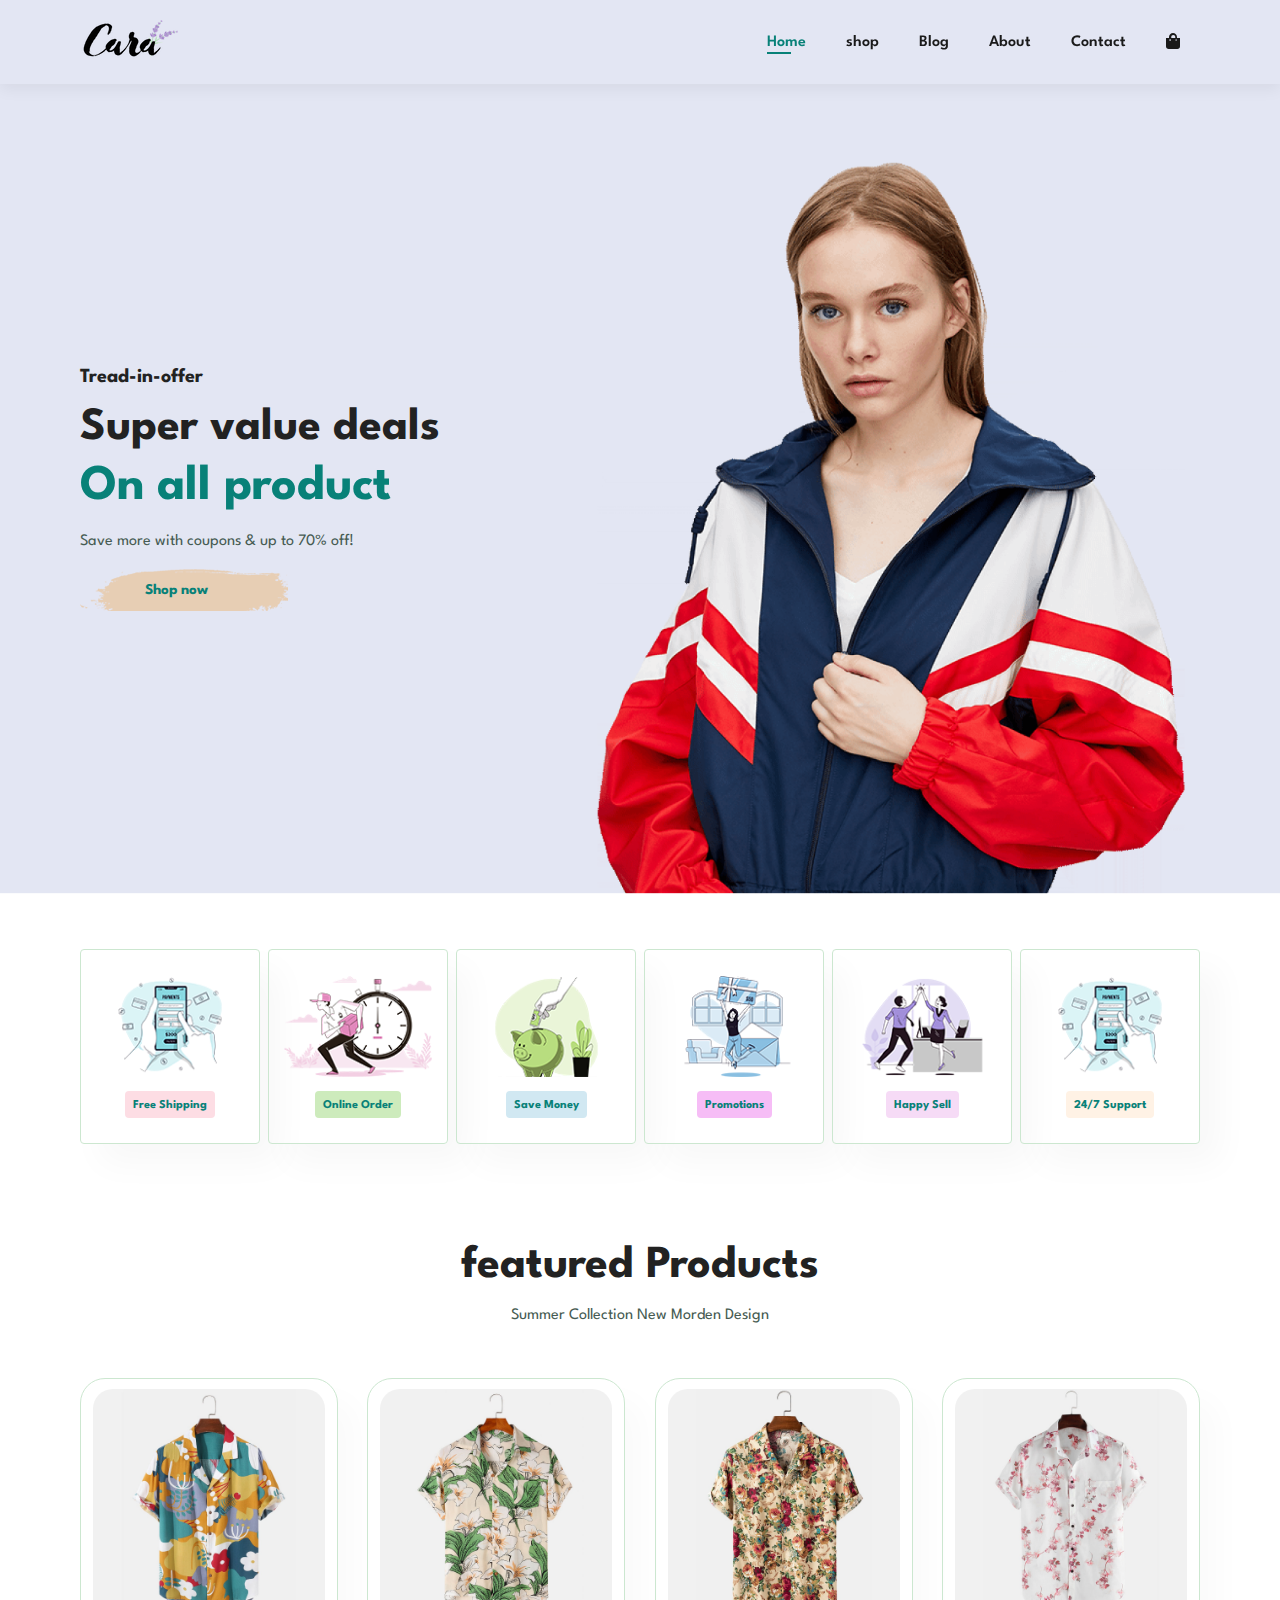
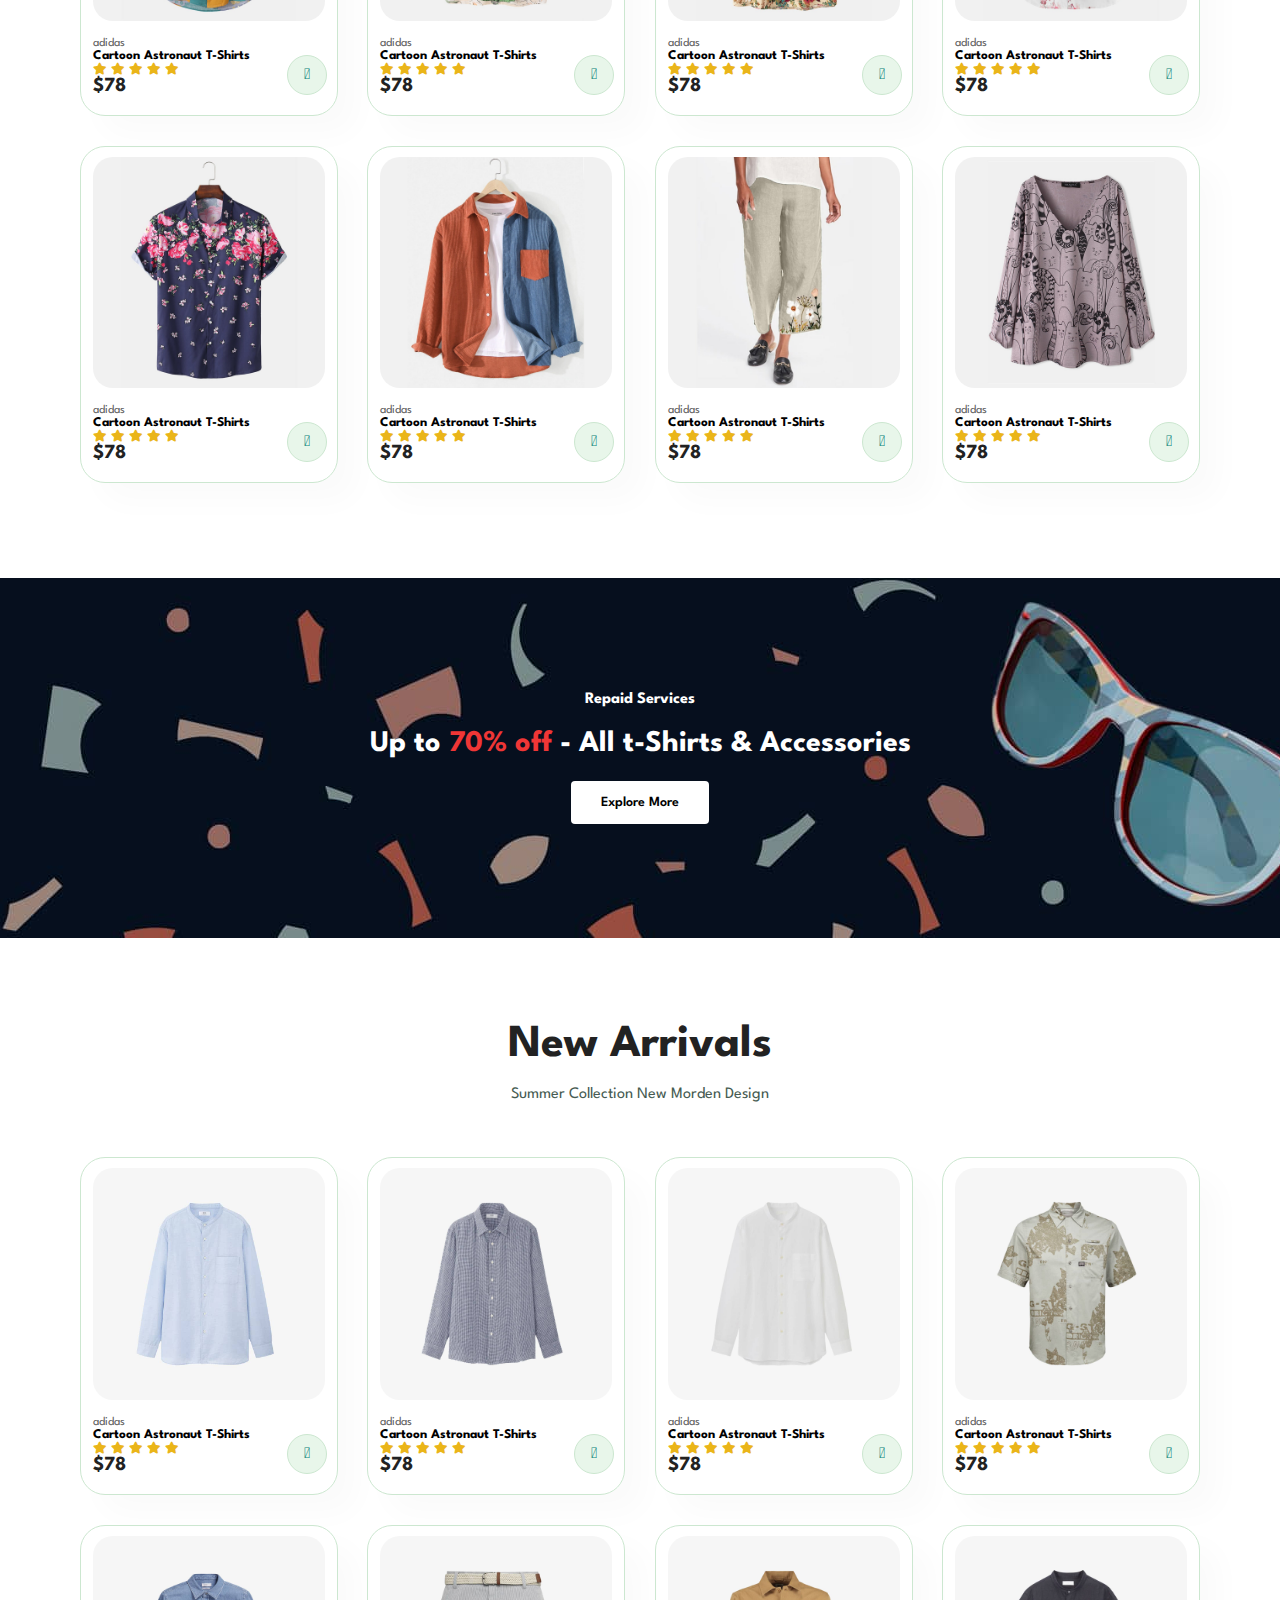
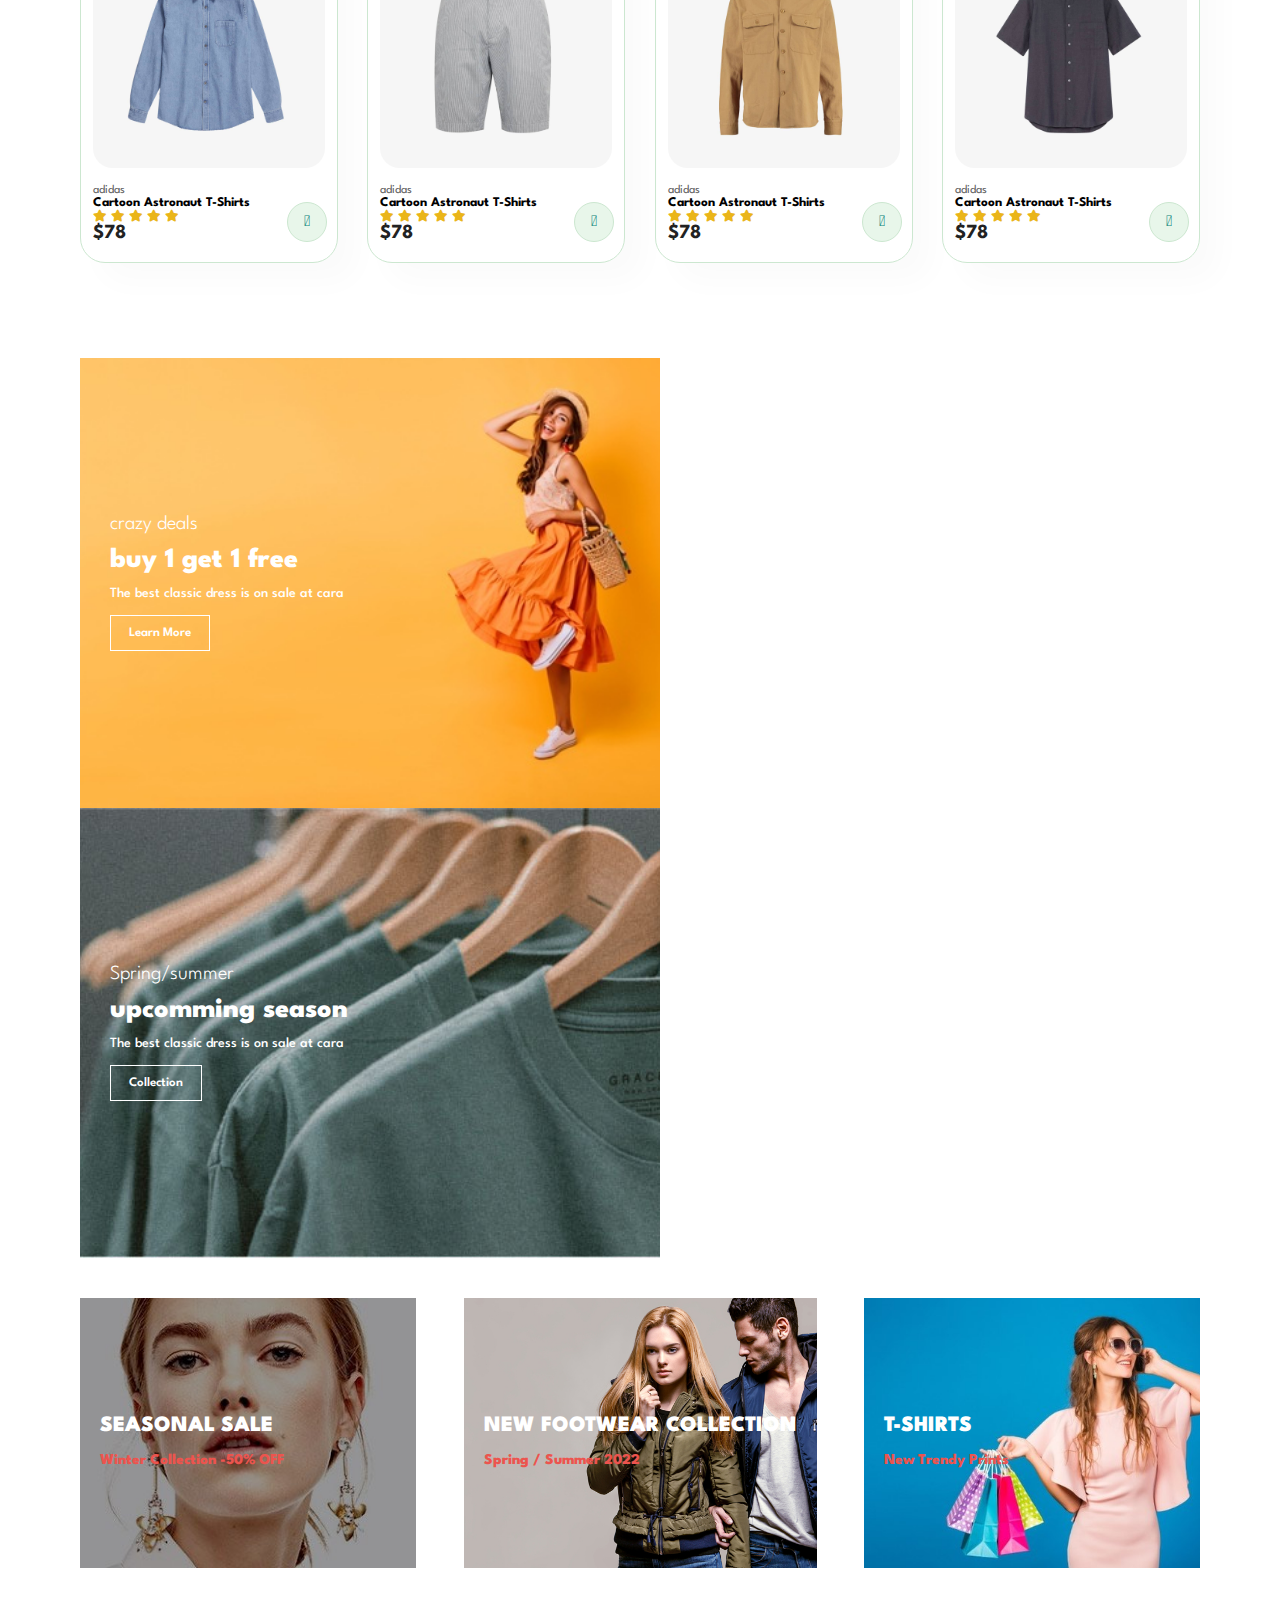
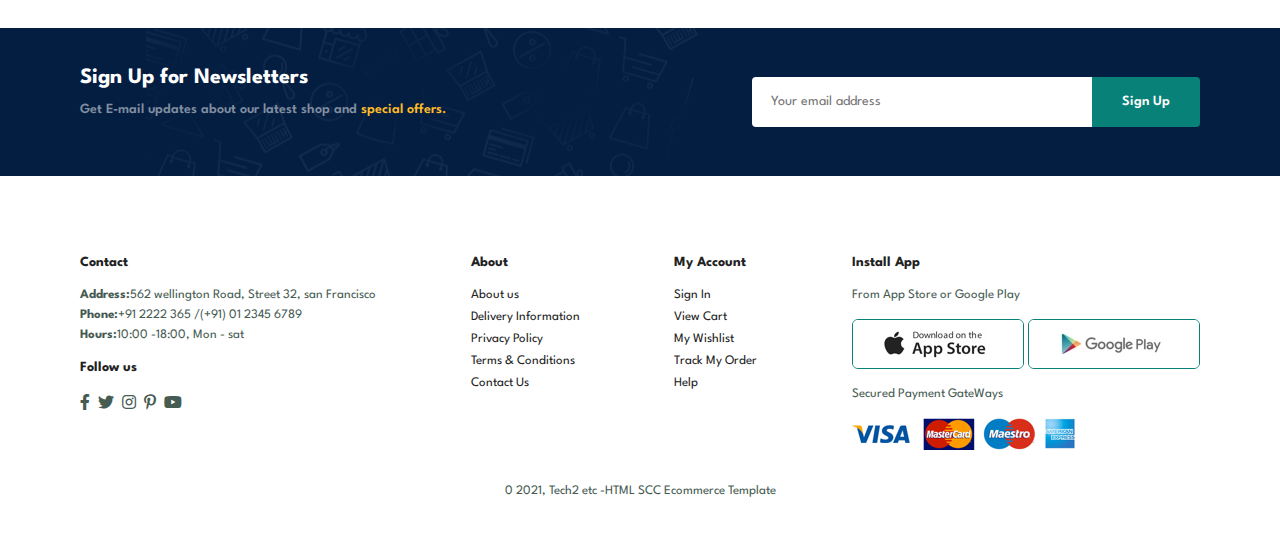
<file: index.html>
<!DOCTYPE html>
<html lang="en">
  <head>
    <meta charset="UTF-8" />
    <meta http-equiv="X-UA-Compatible" content="IE=edge" />
    <meta name="viewport" content="width=device-width, initial-scale=1.0" />
    <title>Tech2etc Ecommerce Tutorial</title>
    <link
      rel="stylesheet"
      href="https://pro.fontawesome.com/releases/v5.10.0/css/all.css"
    />
    <link
      rel="stylesheet"
      href="https://cdnjs.cloudflare.com/ajax/libs/font-awesome/6.5.1/css/all.min.css"
      integrity="sha512-DTOQO9RWCH3ppGqcWaEA1BIZOC6xxalwEsw9c2QQeAIftl+Vegovlnee1c9QX4TctnWMn13TZye+giMm8e2LwA=="
      crossorigin="anonymous"
      referrerpolicy="no-referrer"
    />
    <link rel="stylesheet" href="style.css" />
  </head>

  <body>
    <section id="header">
      <a href="#"><img src="img/logo.png" alt="logo" /></a>
      <div>
        <ul id="navbar">
          <li><a class="active" href="index.html">Home</a></li>
          <li><a href="shop.html">shop</a></li>
          <li><a href="blog.html">Blog</a></li>
          <li><a href="about.html">About</a></li>
          <li><a href="contact.html">Contact</a></li>
          <li id="lg-bag">
            <a href="cart.html"><i class="fa fa-shopping-bag"></i></a>
          </li>
        </ul>
      </div>
    </section>

    <section id="hero">
      <h4>Tread-in-offer</h4>
      <h2>Super value deals</h2>
      <h1>On all product</h1>
      <p>Save more with coupons & up to 70% off!</p>
      <button>Shop now</button>
    </section>

    <section id="feature" class="section-p1">
      <div class="fe-box">
        <img src="img/features/f1.png" alt="" />
        <h6>Free Shipping</h6>
      </div>
      <div class="fe-box">
        <img src="img/features/f2.png" alt="" />
        <h6>Online Order</h6>
      </div>
      <div class="fe-box">
        <img src="img/features/f3.png" alt="" />
        <h6>Save Money</h6>
      </div>
      <div class="fe-box">
        <img src="img/features/f4.png" alt="" />
        <h6>Promotions</h6>
      </div>
      <div class="fe-box">
        <img src="img/features/f5.png" alt="" />
        <h6>Happy Sell</h6>
      </div>
      <div class="fe-box">
        <img src="img/features/f1.png" alt="" />
        <h6>24/7 Support</h6>
      </div>
    </section>

    <section id="product1" class="section-p1">
      <h2>featured Products</h2>
      <p>Summer Collection New Morden Design</p>
      <div class="pro-container">
        <div class="pro">
          <img src="img/products/f1.jpg" alt="" />
          <div class="des">
            <span>adidas</span>
            <h5>Cartoon Astronaut T-Shirts</h5>
            <div class="stat">
              <i class="fas fa-star"></i>
              <i class="fas fa-star"></i>
              <i class="fas fa-star"></i>
              <i class="fas fa-star"></i>
              <i class="fas fa-star"></i>
            </div>
            <h4>$78</h4>
          </div>
          <a href="#"><i class="fal fa-shopping-cart cart"></i></a>
        </div>

        <div class="pro">
          <img src="img/products/f2.jpg" alt="" />
          <div class="des">
            <span>adidas</span>
            <h5>Cartoon Astronaut T-Shirts</h5>
            <div class="stat">
              <i class="fas fa-star"></i>
              <i class="fas fa-star"></i>
              <i class="fas fa-star"></i>
              <i class="fas fa-star"></i>
              <i class="fas fa-star"></i>
            </div>
            <h4>$78</h4>
          </div>
          <a href="#"><i class="fal fa-shopping-cart cart"></i></a>
        </div>

        <div class="pro">
          <img src="img/products/f3.jpg" alt="" />
          <div class="des">
            <span>adidas</span>
            <h5>Cartoon Astronaut T-Shirts</h5>
            <div class="stat">
              <i class="fas fa-star"></i>
              <i class="fas fa-star"></i>
              <i class="fas fa-star"></i>
              <i class="fas fa-star"></i>
              <i class="fas fa-star"></i>
            </div>
            <h4>$78</h4>
          </div>
          <a href="#"><i class="fal fa-shopping-cart cart"></i></a>
        </div>

        <div class="pro">
          <img src="img/products/f4.jpg" alt="" />
          <div class="des">
            <span>adidas</span>
            <h5>Cartoon Astronaut T-Shirts</h5>
            <div class="stat">
              <i class="fas fa-star"></i>
              <i class="fas fa-star"></i>
              <i class="fas fa-star"></i>
              <i class="fas fa-star"></i>
              <i class="fas fa-star"></i>
            </div>
            <h4>$78</h4>
          </div>
          <a href="#"><i class="fal fa-shopping-cart cart"></i></a>
        </div>

        <div class="pro">
          <img src="img/products/f5.jpg" alt="" />
          <div class="des">
            <span>adidas</span>
            <h5>Cartoon Astronaut T-Shirts</h5>
            <div class="stat">
              <i class="fas fa-star"></i>
              <i class="fas fa-star"></i>
              <i class="fas fa-star"></i>
              <i class="fas fa-star"></i>
              <i class="fas fa-star"></i>
            </div>
            <h4>$78</h4>
          </div>
          <a href="#"><i class="fal fa-shopping-cart cart"></i></a>
        </div>

        <div class="pro">
          <img src="img/products/f6.jpg" alt="" />
          <div class="des">
            <span>adidas</span>
            <h5>Cartoon Astronaut T-Shirts</h5>
            <div class="stat">
              <i class="fas fa-star"></i>
              <i class="fas fa-star"></i>
              <i class="fas fa-star"></i>
              <i class="fas fa-star"></i>
              <i class="fas fa-star"></i>
            </div>
            <h4>$78</h4>
          </div>
          <a href="#"><i class="fal fa-shopping-cart cart"></i></a>
        </div>

        <div class="pro">
          <img src="img/products/f7.jpg" alt="" />
          <div class="des">
            <span>adidas</span>
            <h5>Cartoon Astronaut T-Shirts</h5>
            <div class="stat">
              <i class="fas fa-star"></i>
              <i class="fas fa-star"></i>
              <i class="fas fa-star"></i>
              <i class="fas fa-star"></i>
              <i class="fas fa-star"></i>
            </div>
            <h4>$78</h4>
          </div>
          <a href="#"><i class="fal fa-shopping-cart cart"></i></a>
        </div>

        <div class="pro">
          <img src="img/products/f8.jpg" alt="" />
          <div class="des">
            <span>adidas</span>
            <h5>Cartoon Astronaut T-Shirts</h5>
            <div class="stat">
              <i class="fas fa-star"></i>
              <i class="fas fa-star"></i>
              <i class="fas fa-star"></i>
              <i class="fas fa-star"></i>
              <i class="fas fa-star"></i>
            </div>
            <h4>$78</h4>
          </div>
          <a href="#"><i class="fal fa-shopping-cart cart"></i></a>
        </div>
      </div>
    </section>

    <section id="banner" class="section-m1">
      <h4>Repaid Services</h4>
      <h2>Up to <span>70% off</span> - All t-Shirts & Accessories</h2>
      <button class="normal">Explore More</button>
    </section>

    <section id="product1" class="section-p1">
      <h2>New Arrivals</h2>
      <p>Summer Collection New Morden Design</p>
      <div class="pro-container">
        <div class="pro">
          <img src="img/products/n1.jpg" alt="" />
          <div class="des">
            <span>adidas</span>
            <h5>Cartoon Astronaut T-Shirts</h5>
            <div class="stat">
              <i class="fas fa-star"></i>
              <i class="fas fa-star"></i>
              <i class="fas fa-star"></i>
              <i class="fas fa-star"></i>
              <i class="fas fa-star"></i>
            </div>
            <h4>$78</h4>
          </div>
          <a href="#"><i class="fal fa-shopping-cart cart"></i></a>
        </div>

        <div class="pro">
          <img src="img/products/n2.jpg" alt="" />
          <div class="des">
            <span>adidas</span>
            <h5>Cartoon Astronaut T-Shirts</h5>
            <div class="stat">
              <i class="fas fa-star"></i>
              <i class="fas fa-star"></i>
              <i class="fas fa-star"></i>
              <i class="fas fa-star"></i>
              <i class="fas fa-star"></i>
            </div>
            <h4>$78</h4>
          </div>
          <a href="#"><i class="fal fa-shopping-cart cart"></i></a>
        </div>

        <div class="pro">
          <img src="img/products/n3.jpg" alt="" />
          <div class="des">
            <span>adidas</span>
            <h5>Cartoon Astronaut T-Shirts</h5>
            <div class="stat">
              <i class="fas fa-star"></i>
              <i class="fas fa-star"></i>
              <i class="fas fa-star"></i>
              <i class="fas fa-star"></i>
              <i class="fas fa-star"></i>
            </div>
            <h4>$78</h4>
          </div>
          <a href="#"><i class="fal fa-shopping-cart cart"></i></a>
        </div>

        <div class="pro">
          <img src="img/products/n4.jpg" alt="" />
          <div class="des">
            <span>adidas</span>
            <h5>Cartoon Astronaut T-Shirts</h5>
            <div class="stat">
              <i class="fas fa-star"></i>
              <i class="fas fa-star"></i>
              <i class="fas fa-star"></i>
              <i class="fas fa-star"></i>
              <i class="fas fa-star"></i>
            </div>
            <h4>$78</h4>
          </div>
          <a href="#"><i class="fal fa-shopping-cart cart"></i></a>
        </div>

        <div class="pro">
          <img src="img/products/n5.jpg" alt="" />
          <div class="des">
            <span>adidas</span>
            <h5>Cartoon Astronaut T-Shirts</h5>
            <div class="stat">
              <i class="fas fa-star"></i>
              <i class="fas fa-star"></i>
              <i class="fas fa-star"></i>
              <i class="fas fa-star"></i>
              <i class="fas fa-star"></i>
            </div>
            <h4>$78</h4>
          </div>
          <a href="#"><i class="fal fa-shopping-cart cart"></i></a>
        </div>

        <div class="pro">
          <img src="img/products/n6.jpg" alt="" />
          <div class="des">
            <span>adidas</span>
            <h5>Cartoon Astronaut T-Shirts</h5>
            <div class="stat">
              <i class="fas fa-star"></i>
              <i class="fas fa-star"></i>
              <i class="fas fa-star"></i>
              <i class="fas fa-star"></i>
              <i class="fas fa-star"></i>
            </div>
            <h4>$78</h4>
          </div>
          <a href="#"><i class="fal fa-shopping-cart cart"></i></a>
        </div>

        <div class="pro">
          <img src="img/products/n7.jpg" alt="" />
          <div class="des">
            <span>adidas</span>
            <h5>Cartoon Astronaut T-Shirts</h5>
            <div class="stat">
              <i class="fas fa-star"></i>
              <i class="fas fa-star"></i>
              <i class="fas fa-star"></i>
              <i class="fas fa-star"></i>
              <i class="fas fa-star"></i>
            </div>
            <h4>$78</h4>
          </div>
          <a href="#"><i class="fal fa-shopping-cart cart"></i></a>
        </div>

        <div class="pro">
          <img src="img/products/n8.jpg" alt="" />
          <div class="des">
            <span>adidas</span>
            <h5>Cartoon Astronaut T-Shirts</h5>
            <div class="stat">
              <i class="fas fa-star"></i>
              <i class="fas fa-star"></i>
              <i class="fas fa-star"></i>
              <i class="fas fa-star"></i>
              <i class="fas fa-star"></i>
            </div>
            <h4>$78</h4>
          </div>
          <a href="#"><i class="fal fa-shopping-cart cart"></i></a>
        </div>
      </div>
    </section>

    <section id="sm-banner" class="section-p1">
      <div class="banner-box">
        <h4>crazy deals</h4>
        <h2>buy 1 get 1 free</h2>
        <span>The best classic dress is on sale at cara</span>
        <button class="white">Learn More</button>
      </div>
      <div class="banner-box banner-box2">
        <h4>Spring/summer</h4>
        <h2>upcomming season</h2>
        <span>The best classic dress is on sale at cara</span>
        <button class="white">Collection</button>
      </div>
    </section>

    <section id="banner3">
      <div class="banner-box">
        <h2>SEASONAL SALE</h2>
        <h3>Winter Collection -50% OFF</h3>
      </div>

      <div class="banner-box banner-box2">
        <h2>NEW FOOTWEAR COLLECTION</h2>
        <h3>Spring / Summer 2022</h3>
      </div>

      <div class="banner-box banner-box3">
        <h2>T-SHIRTS</h2>
        <h3>New Trendy Prints</h3>
      </div>
    </section>

    <section id="newsletter" class="section-p1 section-m1">
      <div class="newstext">
        <h4>Sign Up for Newsletters</h4>
        <p>
          Get E-mail updates about our latest shop and
          <span>special offers.</span>
        </p>
      </div>
      <div class="form">
        <input type="email" placeholder="Your email address" />
        <button class="normal">Sign Up</button>
      </div>
    </section>

    <footer class="section-p1">
      <div clasclass="logo" src="img/logo.png" alt="">
        <h4>Contact</h4>
        <p>
          <strong>Address:</strong>562 wellington Road, Street 32, san Francisco
        </p>
        <p><strong>Phone:</strong>+91 2222 365 /(+91) 01 2345 6789</p>
        <p><strong>Hours:</strong>10:00 -18:00, Mon - sat</p>
        <div class="follow">
          <h4>Follow us</h4>
          <div class="icon">
            <i class="fab fa-facebook-f"></i>
            <i class="fab fa-twitter"></i>
            <i class="fab fa-instagram"></i>
            <i class="fab fa-pinterest-p"></i>
            <i class="fab fa-youtube"></i>
          </div>
        </div>
      </div>

      <div class="col">
        <h4>About</h4>
        <a href="#">About us</a>
        <a href="#">Delivery Information</a>
        <a href="#">Privacy Policy</a>
        <a href="#">Terms & Conditions</a>
        <a href="#">Contact Us</a>
      </div>

      <div class="col">
        <h4>My Account</h4>
        <a href="#">Sign In</a>
        <a href="#">View Cart</a>
        <a href="#">My Wishlist</a>
        <a href="#">Track My Order</a>
        <a href="#">Help</a>
      </div>

      <div class="col install">
        <h4>Install App</h4>
        <p>From App Store or Google Play</p>
        <div class="row">
          <img src="img/pay/app.jpg" />
          <img src="img/pay/play.jpg" />
        </div>
        <p>Secured Payment GateWays</p>
        <img src="img/pay/pay.png" />
      </div>

      <div class="copyright">
        <p>0 2021, Tech2 etc -HTML SCC Ecommerce Template</p>
      </div>
    </footer>

    <script src="script.js"></script>
  </body>
</html>
</file>
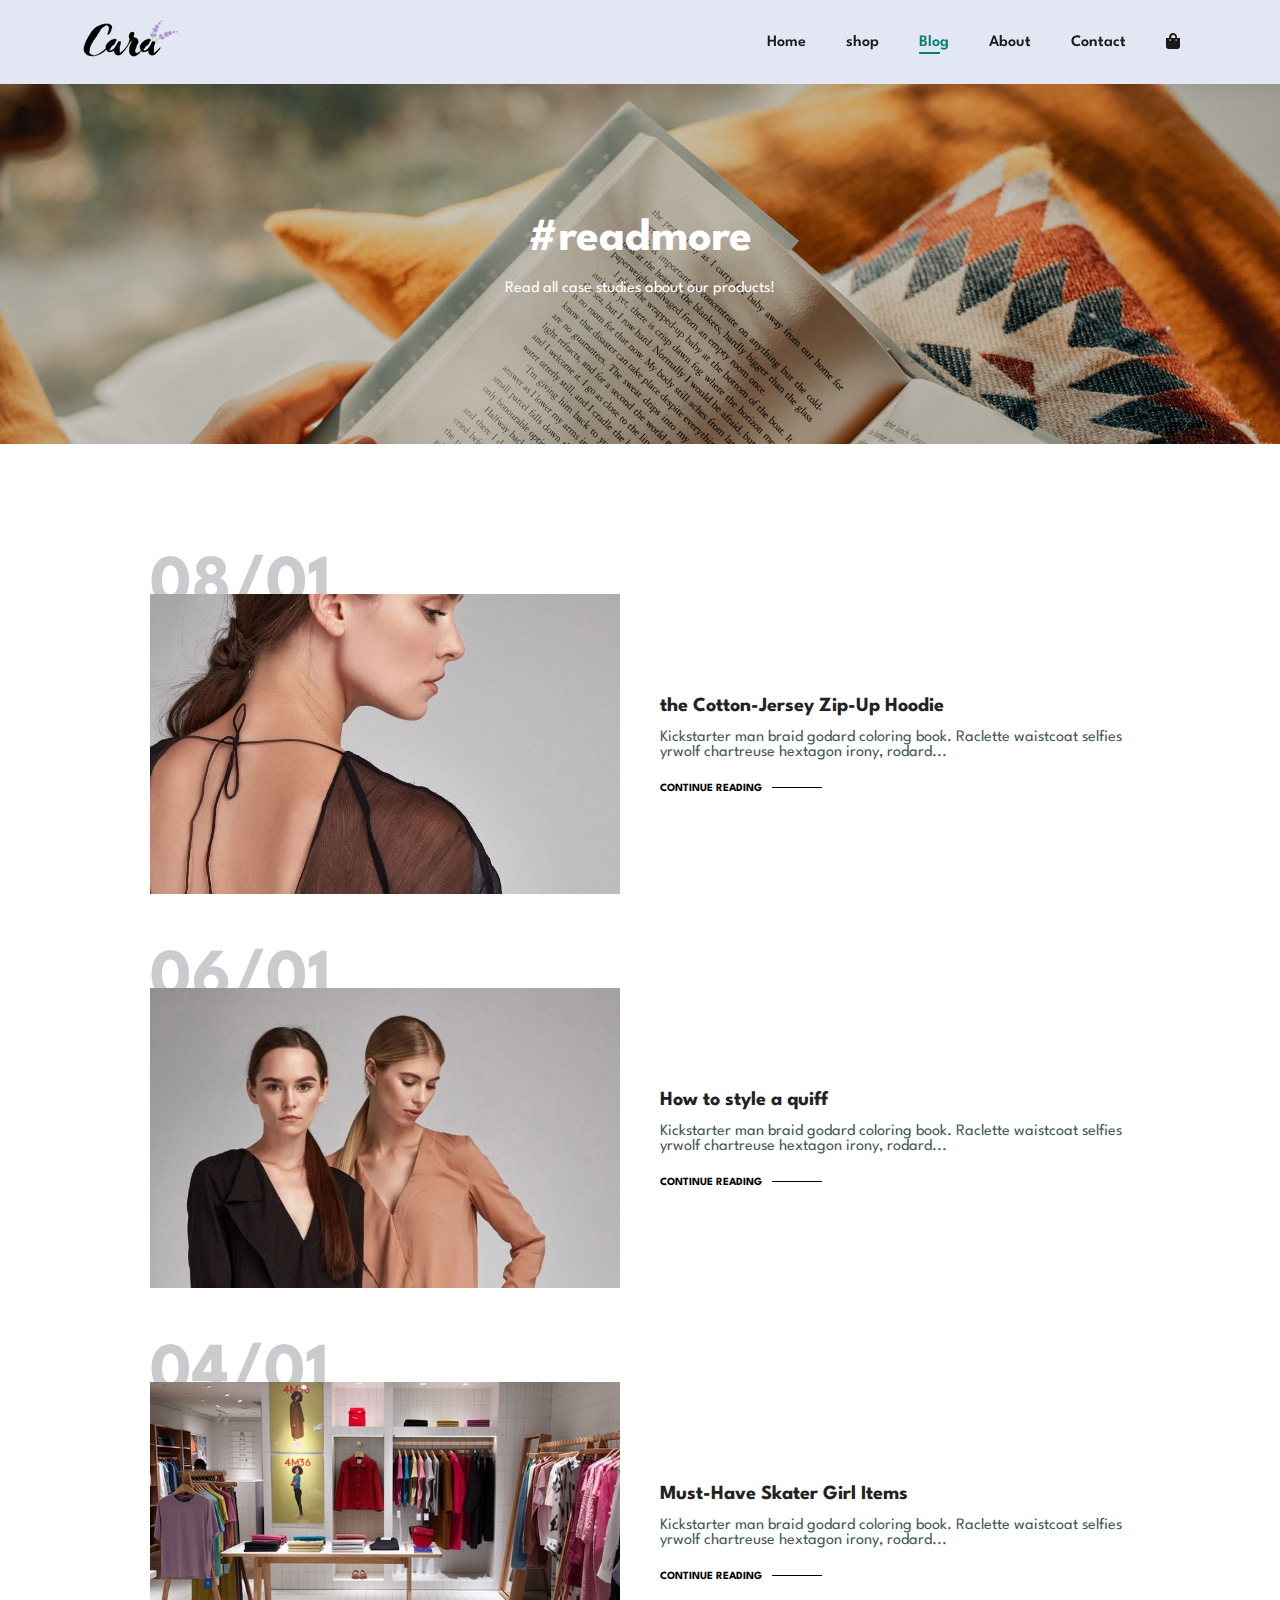
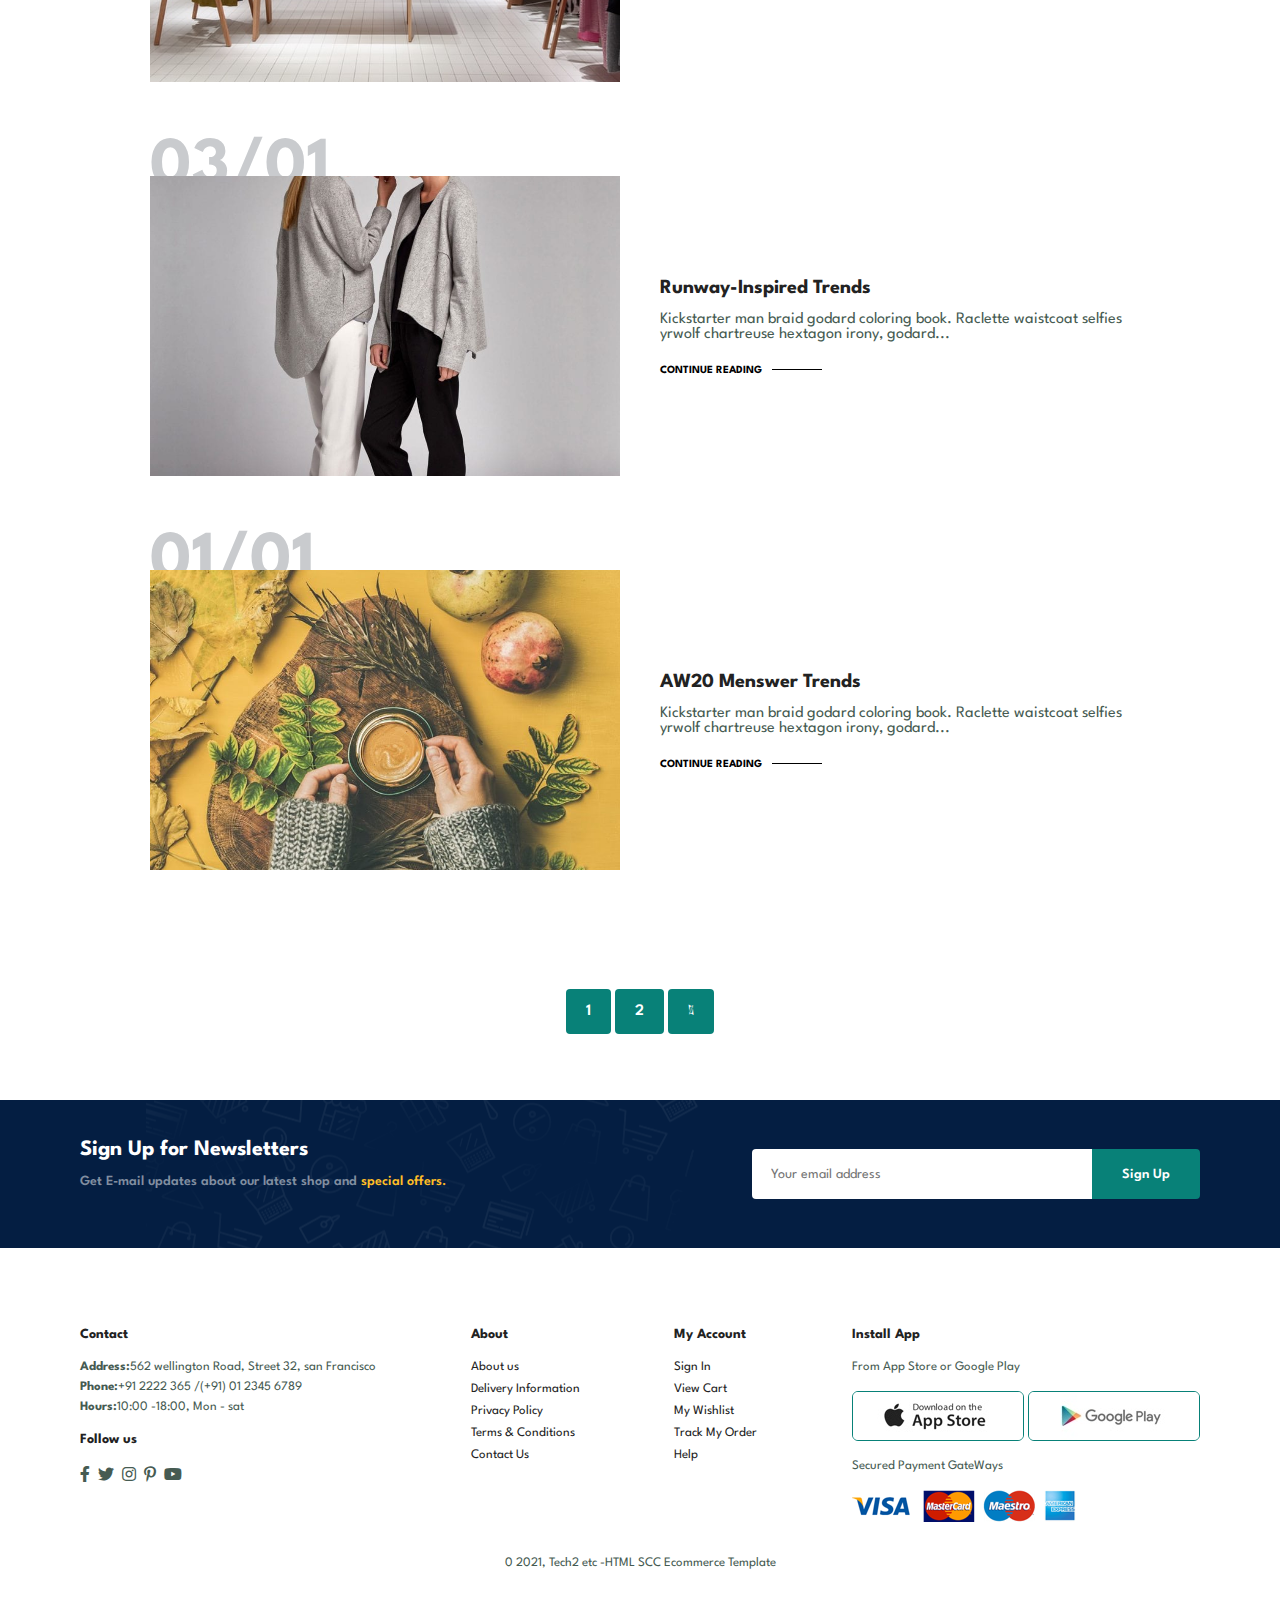
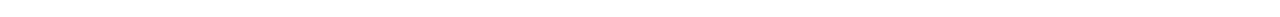
<file: blog.html>
<!DOCTYPE html>
<html lang="en">

    <head>
        <meta charset="UTF-8">
        <meta http-equiv="X-UA-Compatible" content="IE=edge">
        <meta name="viewport" content="width=device-width, initial-scale=1.0">
        <title>Tech2etc Ecommerce Tutorial</title>
        <link rel="stylesheet" href="https://pro.fontawesome.com/releases/v5.10.0/css/all.css" />

        <link rel="stylesheet" href="https://cdnjs.cloudflare.com/ajax/libs/font-awesome/6.5.1/css/all.min.css" integrity="sha512-DTOQO9RWCH3ppGqcWaEA1BIZOC6xxalwEsw9c2QQeAIftl+Vegovlnee1c9QX4TctnWMn13TZye+giMm8e2LwA==" crossorigin="anonymous" referrerpolicy="no-referrer" />

        <link rel="stylesheet" href="style.css">
    </head>

    <body>
        <section id="header">
            <a href="#"><img src="img/logo.png" alt="logo"></a>
            <div>
                  <ul id="navbar">
                    <li><a href="index.html">Home</a></li>
                    <li><a href="shop.html">shop</a></li>
                    <li><a class="active" href="blog.html">Blog</a></li>
                    <li><a href="about.html">About</a></li>
                    <li><a href="contact.html">Contact</a></li>
                    <li id="lg-bag"><a href="cart.html"><i class="fa  fa-shopping-bag"></i></a></li>
                  </ul>
            </div>
        </section>

        <section id="page-header" class="blog-header">
            <h2>#readmore</h2>
            <p>Read all case studies about our products!</p>
            
        </section>

        <section id="blog">
            <div class="blog-box">
                <div class="blog-img">
                    <img src="img/blog/b1.jpg" alt="">
                </div>
                <div class="blog-details">
                    <h4>the Cotton-Jersey Zip-Up Hoodie</h4>
                    <p>Kickstarter man braid godard coloring book. Raclette waistcoat selfies yrwolf chartreuse hextagon irony, rodard...</p>
                    <a href="#">CONTINUE READING</a>
                </div>
                <h1>08/01</h1>
            </div>

            <div class="blog-box">
                <div class="blog-img">
                    <img src="img/blog/b2.jpg" alt="">
                </div>
                <div class="blog-details">
                    <h4>How to style a quiff</h4>
                    <p>Kickstarter man braid godard coloring book. Raclette waistcoat selfies yrwolf chartreuse hextagon irony, rodard...</p>
                    <a href="#">CONTINUE READING</a>
                </div>
                <h1>06/01</h1>
            </div>

            <div class="blog-box">
                <div class="blog-img">
                    <img src="img/blog/b3.jpg" alt="">
                </div>
                <div class="blog-details">
                    <h4>Must-Have Skater Girl Items</h4>
                    <p>Kickstarter man braid godard coloring book. Raclette waistcoat selfies yrwolf chartreuse hextagon irony, rodard...</p>
                    <a href="#">CONTINUE READING</a>
                </div>
                <h1>04/01</h1>
            </div>

            <div class="blog-box">
                <div class="blog-img">
                    <img src="img/blog/b4.jpg" alt="">
                </div>
                <div class="blog-details">
                    <h4>Runway-Inspired Trends</h4>
                    <p>Kickstarter man braid godard coloring book. Raclette waistcoat selfies yrwolf chartreuse hextagon irony, godard...</p>
                    <a href="#">CONTINUE READING</a>
                </div>
                <h1>03/01</h1>
            </div>

            <div class="blog-box">
                <div class="blog-img">
                    <img src="img/blog/b6.jpg" alt="">
                </div>
                <div class="blog-details">
                    <h4>AW20 Menswer Trends</h4>
                    <p>Kickstarter man braid godard coloring book. Raclette waistcoat selfies yrwolf chartreuse hextagon irony, godard...</p>
                    <a href="#">CONTINUE READING</a>
                </div>
                <h1>01/01</h1>
            </div>

        </section>

        

        <section id="pagination" class="section-p1">
            <a href="#">1</a>
            <a href="#">2</a>
            <a href="#"><i class="fal fa-long-arrow-alt-right"></i></a>
        </section>

        <section id="newsletter" class="section-p1 section-m1">
            <div class="newstext">
                <h4>Sign Up for Newsletters</h4>
                <p>Get E-mail updates about our latest shop and <span>special offers.</span></p>
            </div>
            <div class="form">
                <input type="email" placeholder="Your email address">
                <button class="normal">Sign Up</button>
            </div>
        </section>

        <footer class="section-p1">
            <div clasclass="logo" src="img/logo.png" alt="">
                <h4>Contact</h4>
                <p><strong>Address:</strong>562 wellington Road, Street 32, san Francisco</p>
                <p><strong>Phone:</strong>+91 2222 365 /(+91) 01 2345 6789</p>
                <p><strong>Hours:</strong>10:00 -18:00, Mon - sat</p>
                <div class="follow">
                    <h4>Follow us</h4>
                    <div class="icon">
                        <i class="fab fa-facebook-f"></i>
                        <i class="fab fa-twitter"></i>
                        <i class="fab fa-instagram"></i>
                        <i class="fab fa-pinterest-p"></i>
                        <i class="fab fa-youtube"></i>
                    </div>
                </div>
            </div>

            <div class="col">
                <h4>About</h4>
                <a href="#">About us</a>
                <a href="#">Delivery Information</a>
                <a href="#">Privacy Policy</a>
                <a href="#">Terms & Conditions</a>
                <a href="#">Contact Us</a>
            </div>

            <div class="col">
                <h4>My Account</h4>
                <a href="#">Sign In</a>
                <a href="#">View Cart</a>
                <a href="#">My Wishlist</a>
                <a href="#">Track My Order</a>
                <a href="#">Help</a>
            </div>

            <div class="col install">
                <h4>Install App</h4>
                <p>From App Store or Google Play</p>
                <div class="row">
                    <img src="img/pay/app.jpg">
                    <img src="img/pay/play.jpg">
                </div>
                <p>Secured Payment GateWays</p>
                <img src="img/pay/pay.png">
            </div>

            <div class="copyright">
                <p>0 2021, Tech2 etc -HTML SCC Ecommerce Template</p>
            </div>
        </footer>


        <script src="script.js"></script>
    </body>

</html>
</file>
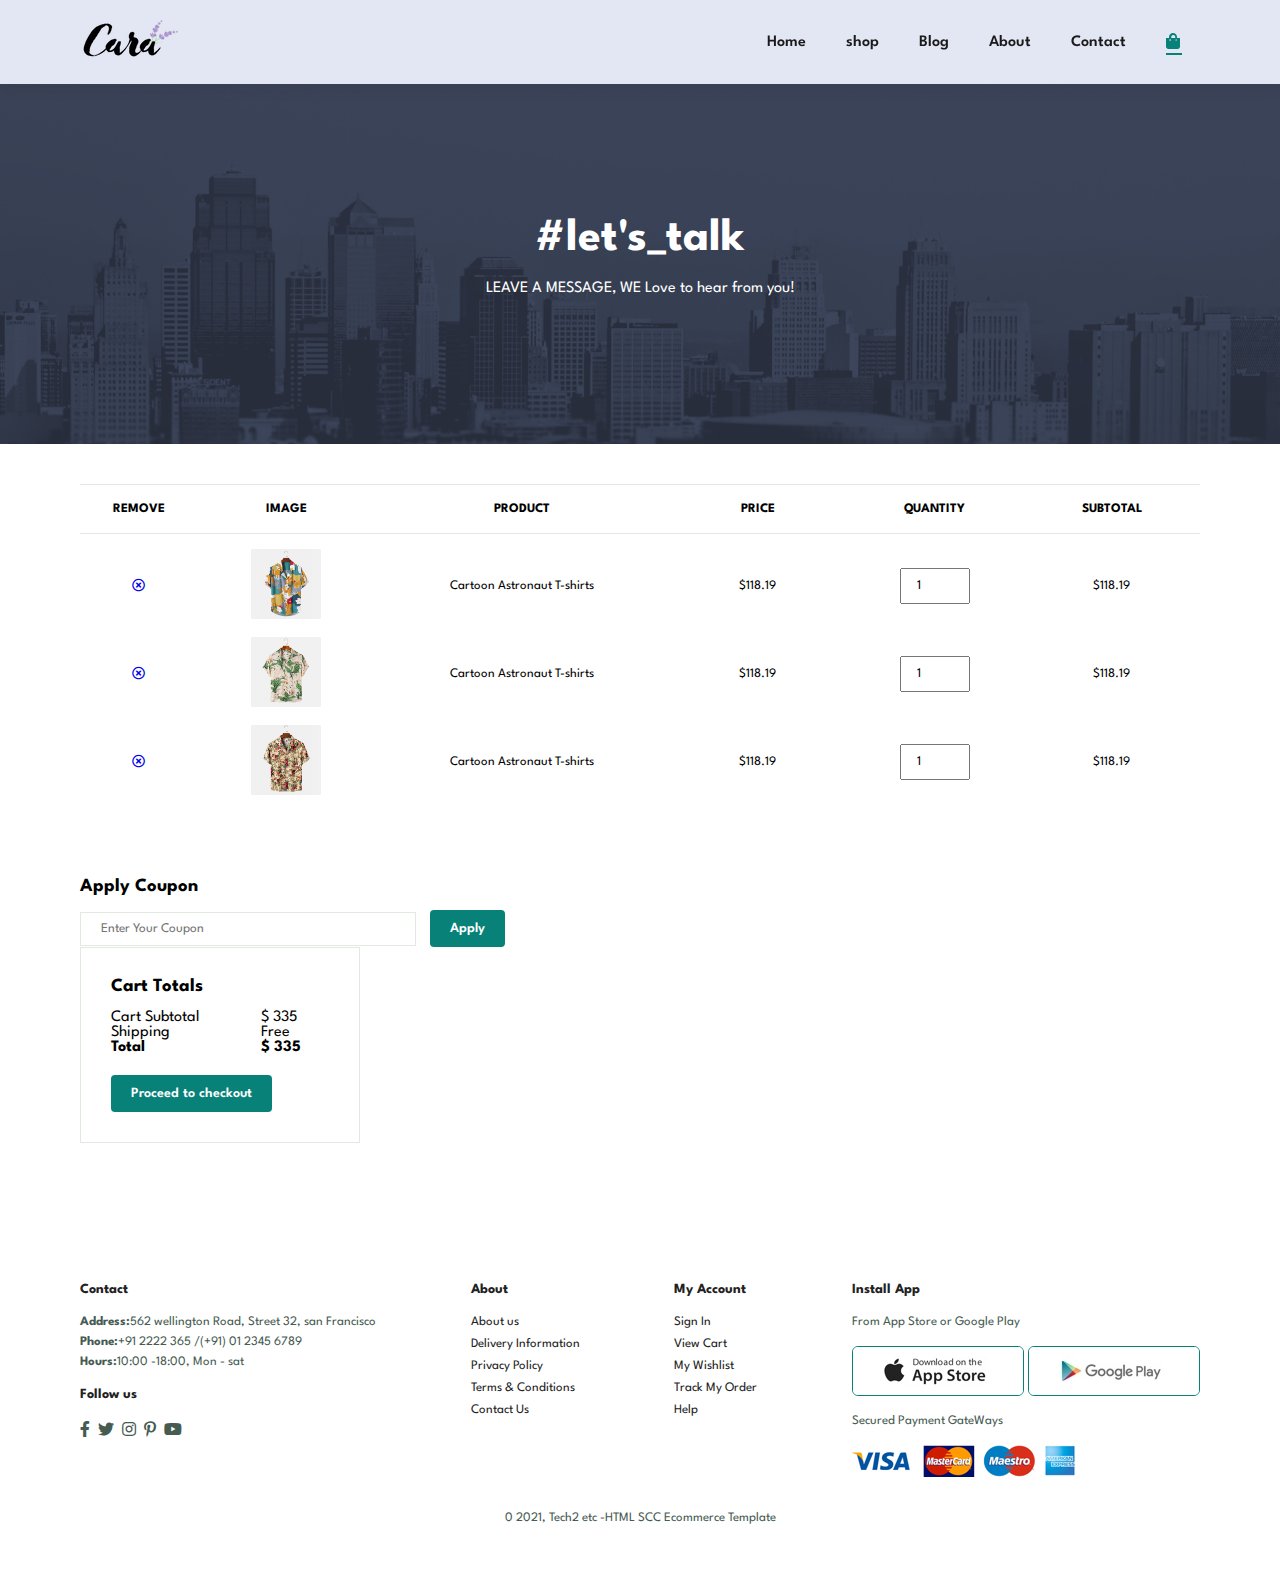
<file: cart.html>
<!DOCTYPE html>
<html lang="en">

    <head>
        <meta charset="UTF-8">
        <meta http-equiv="X-UA-Compatible" content="IE=edge">
        <meta name="viewport" content="width=device-width, initial-scale=1.0">
        <title>Tech2etc Ecommerce Tutorial</title>
        <link rel="stylesheet" href="https://pro.fontawesome.com/releases/v5.10.0/css/all.css" />

        <link rel="stylesheet" href="https://cdnjs.cloudflare.com/ajax/libs/font-awesome/6.5.1/css/all.min.css" integrity="sha512-DTOQO9RWCH3ppGqcWaEA1BIZOC6xxalwEsw9c2QQeAIftl+Vegovlnee1c9QX4TctnWMn13TZye+giMm8e2LwA==" crossorigin="anonymous" referrerpolicy="no-referrer" />

        <link rel="stylesheet" href="style.css">
    </head>

    <body>
        <section id="header">
            <a href="#"><img src="img/logo.png" alt="logo"></a>
            <div>
                  <ul id="navbar">
                    <li><a href="index.html">Home</a></li>
                    <li><a href="shop.html">shop</a></li>
                    <li><a href="blog.html">Blog</a></li>
                    <li><a href="about.html">About</a></li>
                    <li><a href="contact.html">Contact</a></li>
                    <li id="lg-bag"><a class="active"  href="cart.html"><i class="fa  fa-shopping-bag"></i></a></li>
                    <!-- <a href="#" id="close"><i class="far fa-times"></i></a> -->
                  </ul>



            </div>
            
        </section>

        <section id="page-header" class="about-header">
            <h2>#let's_talk</h2>
            <p>LEAVE A MESSAGE, WE Love to hear from you!</p>
        </section>

        <section id="cart" class="section-p1">
            <table width="100%">
                <thead>
                    <tr>
                        <td>Remove</td>
                        <td>Image</td>
                        <td>Product</td>
                        <td>Price</td>
                        <td>Quantity</td>
                        <td>Subtotal</td>
                    </tr>
                </thead>
                <tbody>
                    <tr>
                        <td><a href="#"><i class="far fa-times-circle"></i></a></td>
                        <td><img src="img/products/f1.jpg" alt=""></td>
                        <td>Cartoon Astronaut T-shirts</td>
                        <td>$118.19</td>
                        <td><input type="number" value="1"></td>
                        <td>$118.19</td>
                    </tr>
                    <tr>
                        <td><a href="#"><i class="far fa-times-circle"></i></a></td>
                        <td><img src="img/products/f2.jpg" alt=""></td>
                        <td>Cartoon Astronaut T-shirts</td>
                        <td>$118.19</td>
                        <td><input type="number" value="1"></td>
                        <td>$118.19</td>
                    </tr>
                    <tr>
                        <td><a href="#"><i class="far fa-times-circle"></i></a></td>
                        <td><img src="img/products/f3.jpg" alt=""></td>
                        <td>Cartoon Astronaut T-shirts</td>
                        <td>$118.19</td>
                        <td><input type="number" value="1"></td>
                        <td>$118.19</td>
                    </tr>

                </tbody>
            </table>
        </section>

        <section id="cart-add" class="section-p1">
            <div id="coupon">
                <h3>Apply Coupon</h3>
                 <div>
                     <input type="text" placeholder="Enter Your Coupon">
                     <button class="normal">Apply</button>
                 </div>

                 <div id="subtotal">
                     <h3>Cart Totals</h3>
                     <table>
                        <tr>
                            <td>Cart Subtotal</td>
                            <td>$ 335</td>
                        </tr>
                        <tr>
                             <td>Shipping</td>
                             <td>Free</td>
                        </tr>
                        <tr>
                            <td><strong>Total</strong></td>
                            <td><strong>$ 335</strong></td>
                        </tr>
                     </table>
                     <button class="normal">Proceed to checkout</button>
                 </div>
            </div>
        </section>

        <footer class="section-p1">
            <div clasclass="logo" src="img/logo.png" alt="">
                <h4>Contact</h4>
                <p><strong>Address:</strong>562 wellington Road, Street 32, san Francisco</p>
                <p><strong>Phone:</strong>+91 2222 365 /(+91) 01 2345 6789</p>
                <p><strong>Hours:</strong>10:00 -18:00, Mon - sat</p>
                <div class="follow">
                    <h4>Follow us</h4>
                    <div class="icon">
                        <i class="fab fa-facebook-f"></i>
                        <i class="fab fa-twitter"></i>
                        <i class="fab fa-instagram"></i>
                        <i class="fab fa-pinterest-p"></i>
                        <i class="fab fa-youtube"></i>
                    </div>
                </div>
            </div>

            <div class="col">
                <h4>About</h4>
                <a href="#">About us</a>
                <a href="#">Delivery Information</a>
                <a href="#">Privacy Policy</a>
                <a href="#">Terms & Conditions</a>
                <a href="#">Contact Us</a>
            </div>

            <div class="col">
                <h4>My Account</h4>
                <a href="#">Sign In</a>
                <a href="#">View Cart</a>
                <a href="#">My Wishlist</a>
                <a href="#">Track My Order</a>
                <a href="#">Help</a>
            </div>

            <div class="col install">
                <h4>Install App</h4>
                <p>From App Store or Google Play</p>
                <div class="row">
                    <img src="img/pay/app.jpg">
                    <img src="img/pay/play.jpg">
                </div>
                <p>Secured Payment GateWays</p>
                <img src="img/pay/pay.png">
            </div>

            <div class="copyright">
                <p>0 2021, Tech2 etc -HTML SCC Ecommerce Template</p>
            </div>
        </footer>

        <script src="script.js"></script>
    </body>

</html>
</file>
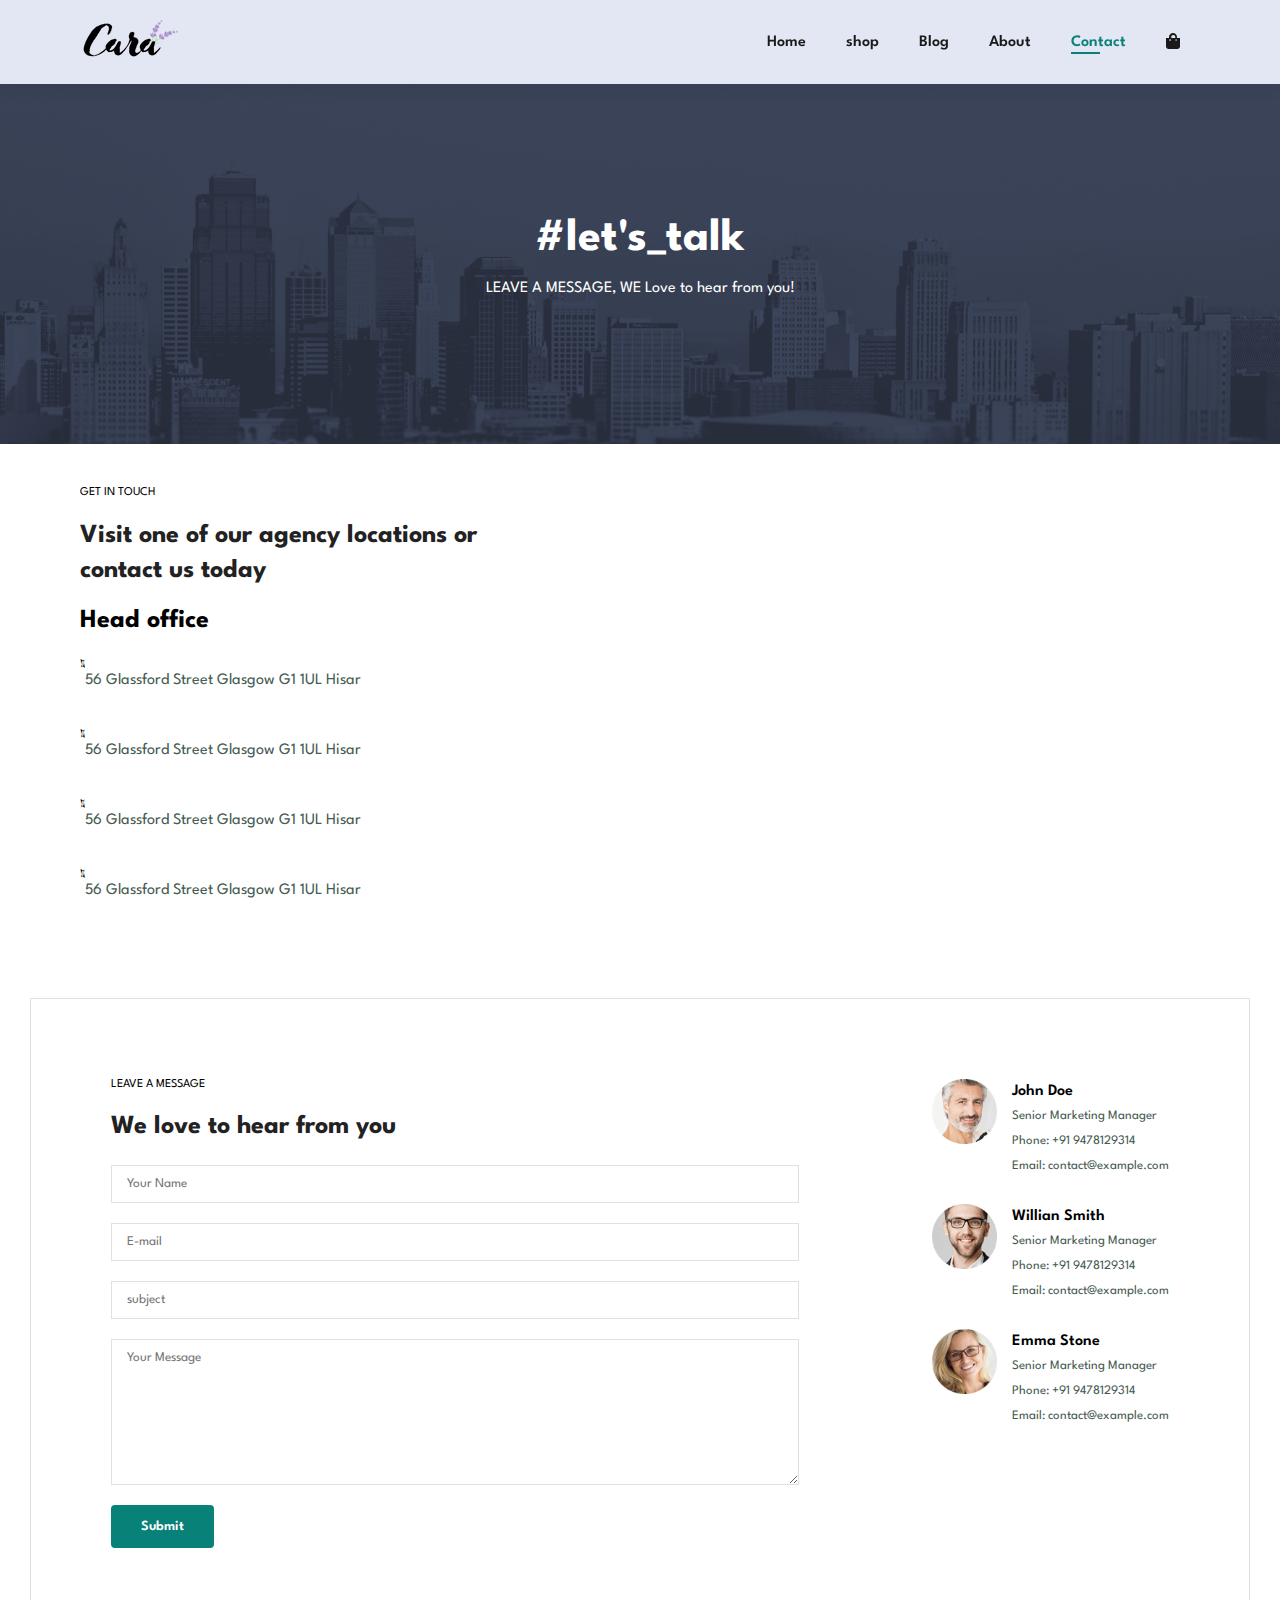
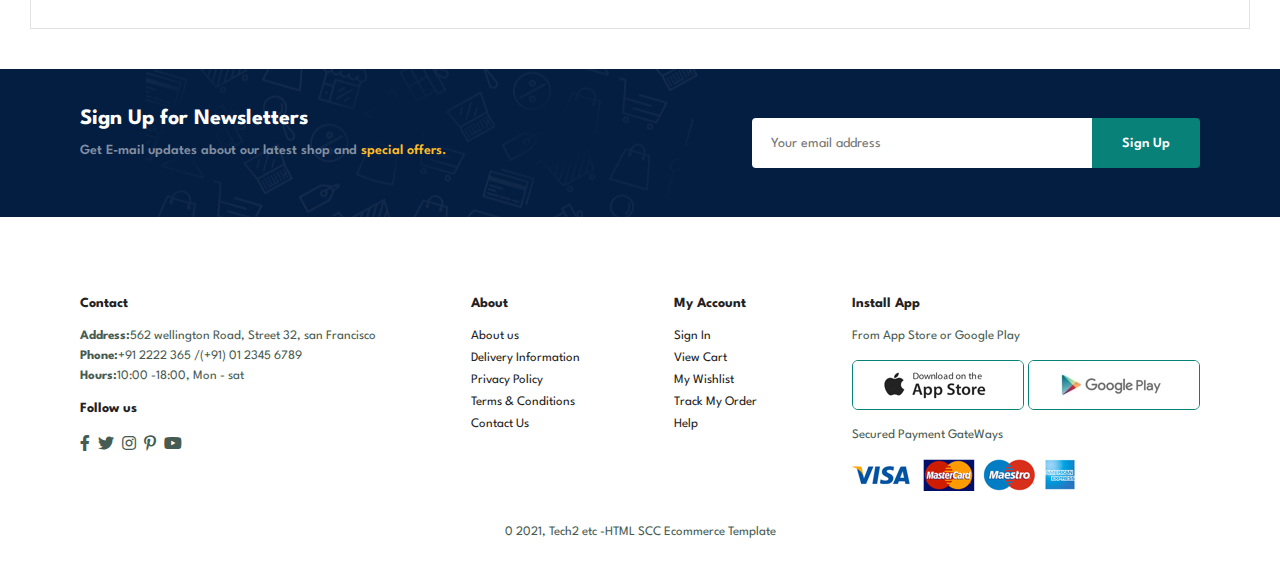
<file: contact.html>
<!DOCTYPE html>
<html lang="en">

    <head>
        <meta charset="UTF-8">
        <meta http-equiv="X-UA-Compatible" content="IE=edge">
        <meta name="viewport" content="width=device-width, initial-scale=1.0">
        <title>Tech2etc Ecommerce Tutorial</title>
        <link rel="stylesheet" href="https://pro.fontawesome.com/releases/v5.10.0/css/all.css" />

        <link rel="stylesheet" href="https://cdnjs.cloudflare.com/ajax/libs/font-awesome/6.5.1/css/all.min.css" integrity="sha512-DTOQO9RWCH3ppGqcWaEA1BIZOC6xxalwEsw9c2QQeAIftl+Vegovlnee1c9QX4TctnWMn13TZye+giMm8e2LwA==" crossorigin="anonymous" referrerpolicy="no-referrer" />

        <link rel="stylesheet" href="style.css">
    </head>

    <body>
        <section id="header">
            <a href="#"><img src="img/logo.png" alt="logo"></a>
            <div>
                  <ul id="navbar">
                    <li><a href="index.html">Home</a></li>
                    <li><a href="shop.html">shop</a></li>
                    <li><a href="blog.html">Blog</a></li>
                    <li><a href="about.html">About</a></li>
                    <li><a class="active" href="contact.html">Contact</a></li>
                    <li id="lg-bag"><a href="cart.html"><i class="fa  fa-shopping-bag"></i></a></li>
                    <!-- <a href="#" id="close"><i class="far fa-times"></i></a> -->
                  </ul>



            </div>
            
        </section>

        <section id="page-header" class="about-header">
            <h2>#let's_talk</h2>
            <p>LEAVE A MESSAGE, WE Love to hear from you!</p>
        </section>

        <section id="contact-details" class="section-p1">
            <div class="details">
                <span>GET IN TOUCH</span>
                <h2>Visit one of our agency locations or contact us today</h2>
                <h3>Head office</h3>
                <div>
                     <li>
                         <i class="fal fa-map"></i>
                         <p>56 Glassford Street Glasgow G1 1UL Hisar</p>
                     </li>
                </div>

                <div>
                    <li>
                        <i class="fal fa-envelope"></i>
                        <p>56 Glassford Street Glasgow G1 1UL Hisar</p>
                    </li>
               </div>

               <div>
                    <li>
                       <i class="fal fa-phone-alt"></i>
                       <p>56 Glassford Street Glasgow G1 1UL Hisar</p>
                    </li>
                </div>

               <div>
                     <li>
                        <i class="fal fa-clock"></i>
                        <p>56 Glassford Street Glasgow G1 1UL Hisar</p>
                    </li>
                </div>
            </div>

            <div class="map">
                <iframe src="https://www.google.com/maps/embed?pb=!1m18!1m12!1m3!1d20904.360156229508!2d75.73463450986037!3d29.16557044742548!2m3!1f0!2f0!3f0!3m2!1i1024!2i768!4f13.1!3m3!1m2!1s0x391232e7ec9dac3f%3A0x91c618f2fb4166c1![base64]!5e0!3m2!1shi!2sin!4v1704617026130!5m2!1shi!2sin" width="600" height="450" style="border:0;" allowfullscreen="" loading="lazy" referrerpolicy="no-referrer-when-downgrade"></iframe>
            </div>

        </section>
       
        <section id="form-details">
            <form action="">
                 <span>LEAVE A MESSAGE</span>
                 <h2>We love to hear from you</h2>
                 <input type="text" placeholder="Your Name">
                 <input type="email" placeholder="E-mail">
                 <input type="text" placeholder="subject">
                 <textarea name="" id="" cols="30" rows="10" placeholder="Your Message"></textarea>
                 <button class="normal">Submit</button>
            </form>

            <div class="people">
                <div>
                     <img src="img/people/1.png" alt="">
                     <p><span>John Doe</span>Senior Marketing Manager <br> Phone: +91 9478129314 <br> Email: contact@example.com</p>
                </div>

                <div>
                    <img src="img/people/2.png" alt="">
                    <p><span>Willian Smith</span>Senior Marketing Manager <br> Phone: +91 9478129314 <br> Email: contact@example.com</p>
               </div>

               <div>
                <img src="img/people/3.png" alt="">
                <p><span>Emma Stone</span>Senior Marketing Manager <br> Phone: +91 9478129314 <br> Email: contact@example.com</p>
           </div>

            </div>
        </section> 

        <section id="newsletter" class="section-p1 section-m1">
            <div class="newstext">
                <h4>Sign Up for Newsletters</h4>
                <p>Get E-mail updates about our latest shop and <span>special offers.</span></p>
            </div>
            <div class="form">
                <input type="email" placeholder="Your email address">
                <button class="normal">Sign Up</button>
            </div>
        </section>

        <footer class="section-p1">
            <div clasclass="logo" src="img/logo.png" alt="">
                <h4>Contact</h4>
                <p><strong>Address:</strong>562 wellington Road, Street 32, san Francisco</p>
                <p><strong>Phone:</strong>+91 2222 365 /(+91) 01 2345 6789</p>
                <p><strong>Hours:</strong>10:00 -18:00, Mon - sat</p>
                <div class="follow">
                    <h4>Follow us</h4>
                    <div class="icon">
                        <i class="fab fa-facebook-f"></i>
                        <i class="fab fa-twitter"></i>
                        <i class="fab fa-instagram"></i>
                        <i class="fab fa-pinterest-p"></i>
                        <i class="fab fa-youtube"></i>
                    </div>
                </div>
            </div>

            <div class="col">
                <h4>About</h4>
                <a href="#">About us</a>
                <a href="#">Delivery Information</a>
                <a href="#">Privacy Policy</a>
                <a href="#">Terms & Conditions</a>
                <a href="#">Contact Us</a>
            </div>

            <div class="col">
                <h4>My Account</h4>
                <a href="#">Sign In</a>
                <a href="#">View Cart</a>
                <a href="#">My Wishlist</a>
                <a href="#">Track My Order</a>
                <a href="#">Help</a>
            </div>

            <div class="col install">
                <h4>Install App</h4>
                <p>From App Store or Google Play</p>
                <div class="row">
                    <img src="img/pay/app.jpg">
                    <img src="img/pay/play.jpg">
                </div>
                <p>Secured Payment GateWays</p>
                <img src="img/pay/pay.png">
            </div>

            <div class="copyright">
                <p>0 2021, Tech2 etc -HTML SCC Ecommerce Template</p>
            </div>
        </footer>

        <script src="script.js"></script>
    </body>

</html>
</file>
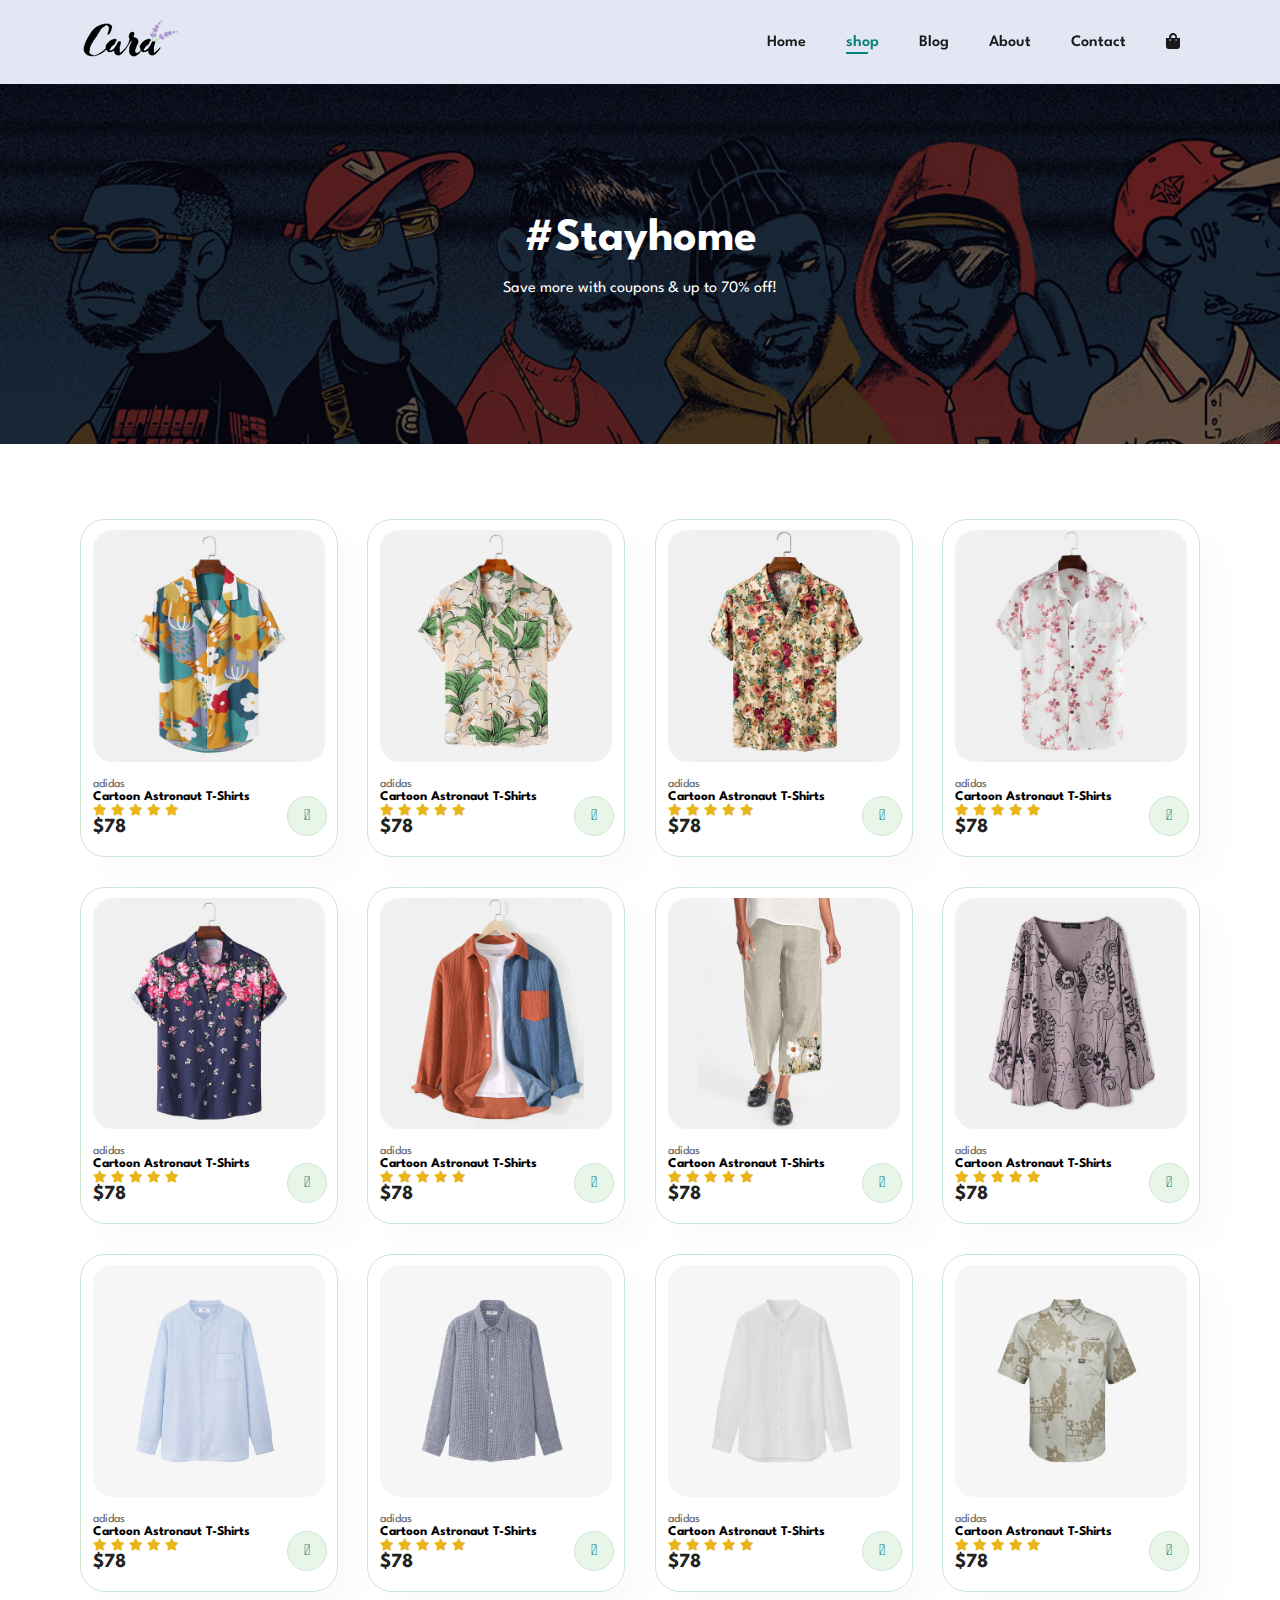
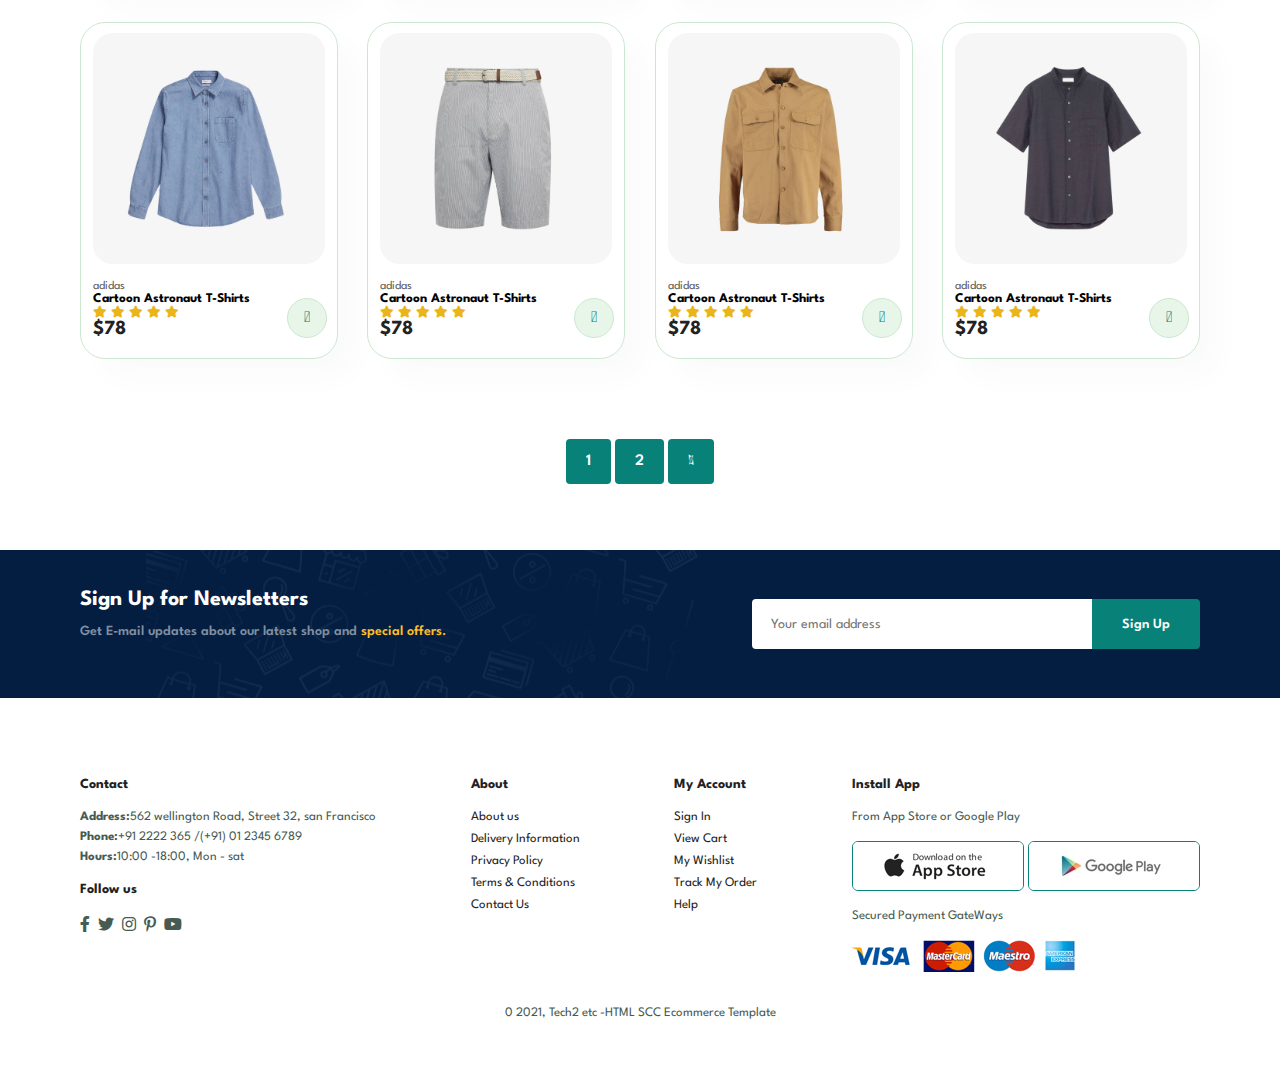
<file: shop.html>
<!DOCTYPE html>
<html lang="en">

    <head>
        <meta charset="UTF-8">
        <meta http-equiv="X-UA-Compatible" content="IE=edge">
        <meta name="viewport" content="width=device-width, initial-scale=1.0">
        <title>Tech2etc Ecommerce Tutorial</title>
        <link rel="stylesheet" href="https://pro.fontawesome.com/releases/v5.10.0/css/all.css" />

        <link rel="stylesheet" href="https://cdnjs.cloudflare.com/ajax/libs/font-awesome/6.5.1/css/all.min.css" integrity="sha512-DTOQO9RWCH3ppGqcWaEA1BIZOC6xxalwEsw9c2QQeAIftl+Vegovlnee1c9QX4TctnWMn13TZye+giMm8e2LwA==" crossorigin="anonymous" referrerpolicy="no-referrer" />

        <link rel="stylesheet" href="style.css">
    </head>

    <body>
        <section id="header">
            <a href="#"><img src="img/logo.png" alt="logo"></a>
            <div>
                  <ul id="navbar">
                    <li><a href="index.html">Home</a></li>
                    <li><a class="active" href="shop.html">shop</a></li>
                    <li><a href="blog.html">Blog</a></li>
                    <li><a href="about.html">About</a></li>
                    <li><a href="contact.html">Contact</a></li>
                    <li id="lg-bag"><a href="cart.html"><i class="fa  fa-shopping-bag"></i></a></li>
                   
                  </ul>
            </div>
        </section>

        <section id="page-header">
            <h2>#Stayhome</h2>
            <p>Save more with coupons & up to 70% off!</p>
            
        </section>

        <section id="product1" class="section-p1">
            
            <div class="pro-container">
                <div class="pro" onclick="window.location.href='sproduct.html';">
                   <img src="img/products/f1.jpg" alt=""> 
                   <div class="des">
                       <span>adidas</span>
                       <h5>Cartoon Astronaut T-Shirts</h5>
                       <div class="stat">
                          <i class="fas fa-star"></i>
                          <i class="fas fa-star"></i>
                          <i class="fas fa-star"></i>
                          <i class="fas fa-star"></i>
                          <i class="fas fa-star"></i>
                       </div>
                       <h4>$78</h4>
                   </div>
                   <a href="#"><i class="fal fa-shopping-cart cart"></i></a>
                </div>

                <div class="pro">
                    <img src="img/products/f2.jpg" alt=""> 
                    <div class="des">
                        <span>adidas</span>
                        <h5>Cartoon Astronaut T-Shirts</h5>
                        <div class="stat">
                           <i class="fas fa-star"></i>
                           <i class="fas fa-star"></i>
                           <i class="fas fa-star"></i>
                           <i class="fas fa-star"></i>
                           <i class="fas fa-star"></i>
                        </div>
                        <h4>$78</h4>
                    </div>
                    <a href="#"><i class="fal fa-shopping-cart cart"></i></a>
                 </div>

                 <div class="pro">
                    <img src="img/products/f3.jpg" alt=""> 
                    <div class="des">
                        <span>adidas</span>
                        <h5>Cartoon Astronaut T-Shirts</h5>
                        <div class="stat">
                           <i class="fas fa-star"></i>
                           <i class="fas fa-star"></i>
                           <i class="fas fa-star"></i>
                           <i class="fas fa-star"></i>
                           <i class="fas fa-star"></i>
                        </div>
                        <h4>$78</h4>
                    </div>
                    <a href="#"><i class="fal fa-shopping-cart cart"></i></a>
                 </div>

                 <div class="pro">
                    <img src="img/products/f4.jpg" alt=""> 
                    <div class="des">
                        <span>adidas</span>
                        <h5>Cartoon Astronaut T-Shirts</h5>
                        <div class="stat">
                           <i class="fas fa-star"></i>
                           <i class="fas fa-star"></i>
                           <i class="fas fa-star"></i>
                           <i class="fas fa-star"></i>
                           <i class="fas fa-star"></i>
                        </div>
                        <h4>$78</h4>
                    </div>
                    <a href="#"><i class="fal fa-shopping-cart cart"></i></a>
                 </div>

                 <div class="pro">
                    <img src="img/products/f5.jpg" alt=""> 
                    <div class="des">
                        <span>adidas</span>
                        <h5>Cartoon Astronaut T-Shirts</h5>
                        <div class="stat">
                           <i class="fas fa-star"></i>
                           <i class="fas fa-star"></i>
                           <i class="fas fa-star"></i>
                           <i class="fas fa-star"></i>
                           <i class="fas fa-star"></i>
                        </div>
                        <h4>$78</h4>
                    </div>
                    <a href="#"><i class="fal fa-shopping-cart cart"></i></a>
                 </div>

                 <div class="pro">
                    <img src="img/products/f6.jpg" alt=""> 
                    <div class="des">
                        <span>adidas</span>
                        <h5>Cartoon Astronaut T-Shirts</h5>
                        <div class="stat">
                           <i class="fas fa-star"></i>
                           <i class="fas fa-star"></i>
                           <i class="fas fa-star"></i>
                           <i class="fas fa-star"></i>
                           <i class="fas fa-star"></i>
                        </div>
                        <h4>$78</h4>
                    </div>
                    <a href="#"><i class="fal fa-shopping-cart cart"></i></a>
                 </div>

                 <div class="pro">
                    <img src="img/products/f7.jpg" alt=""> 
                    <div class="des">
                        <span>adidas</span>
                        <h5>Cartoon Astronaut T-Shirts</h5>
                        <div class="stat">
                           <i class="fas fa-star"></i>
                           <i class="fas fa-star"></i>
                           <i class="fas fa-star"></i>
                           <i class="fas fa-star"></i>
                           <i class="fas fa-star"></i>
                        </div>
                        <h4>$78</h4>
                    </div>
                    <a href="#"><i class="fal fa-shopping-cart cart"></i></a>
                 </div>

                 <div class="pro">
                    <img src="img/products/f8.jpg" alt=""> 
                    <div class="des">
                        <span>adidas</span>
                        <h5>Cartoon Astronaut T-Shirts</h5>
                        <div class="stat">
                           <i class="fas fa-star"></i>
                           <i class="fas fa-star"></i>
                           <i class="fas fa-star"></i>
                           <i class="fas fa-star"></i>
                           <i class="fas fa-star"></i>
                        </div>
                        <h4>$78</h4>
                    </div>
                    <a href="#"><i class="fal fa-shopping-cart cart"></i></a>
                 </div>

          
                <div class="pro">
                   <img src="img/products/n1.jpg" alt=""> 
                   <div class="des">
                       <span>adidas</span>
                       <h5>Cartoon Astronaut T-Shirts</h5>
                       <div class="stat">
                          <i class="fas fa-star"></i>
                          <i class="fas fa-star"></i>
                          <i class="fas fa-star"></i>
                          <i class="fas fa-star"></i>
                          <i class="fas fa-star"></i>
                       </div>
                       <h4>$78</h4>
                   </div>
                   <a href="#"><i class="fal fa-shopping-cart cart"></i></a>
                </div>

                <div class="pro">
                    <img src="img/products/n2.jpg" alt=""> 
                    <div class="des">
                        <span>adidas</span>
                        <h5>Cartoon Astronaut T-Shirts</h5>
                        <div class="stat">
                           <i class="fas fa-star"></i>
                           <i class="fas fa-star"></i>
                           <i class="fas fa-star"></i>
                           <i class="fas fa-star"></i>
                           <i class="fas fa-star"></i>
                        </div>
                        <h4>$78</h4>
                    </div>
                    <a href="#"><i class="fal fa-shopping-cart cart"></i></a>
                 </div>

                 <div class="pro">
                    <img src="img/products/n3.jpg" alt=""> 
                    <div class="des">
                        <span>adidas</span>
                        <h5>Cartoon Astronaut T-Shirts</h5>
                        <div class="stat">
                           <i class="fas fa-star"></i>
                           <i class="fas fa-star"></i>
                           <i class="fas fa-star"></i>
                           <i class="fas fa-star"></i>
                           <i class="fas fa-star"></i>
                        </div>
                        <h4>$78</h4>
                    </div>
                    <a href="#"><i class="fal fa-shopping-cart cart"></i></a>
                 </div>

                 <div class="pro">
                    <img src="img/products/n4.jpg" alt=""> 
                    <div class="des">
                        <span>adidas</span>
                        <h5>Cartoon Astronaut T-Shirts</h5>
                        <div class="stat">
                           <i class="fas fa-star"></i>
                           <i class="fas fa-star"></i>
                           <i class="fas fa-star"></i>
                           <i class="fas fa-star"></i>
                           <i class="fas fa-star"></i>
                        </div>
                        <h4>$78</h4>
                    </div>
                    <a href="#"><i class="fal fa-shopping-cart cart"></i></a>
                 </div>

                 <div class="pro">
                    <img src="img/products/n5.jpg" alt=""> 
                    <div class="des">
                        <span>adidas</span>
                        <h5>Cartoon Astronaut T-Shirts</h5>
                        <div class="stat">
                           <i class="fas fa-star"></i>
                           <i class="fas fa-star"></i>
                           <i class="fas fa-star"></i>
                           <i class="fas fa-star"></i>
                           <i class="fas fa-star"></i>
                        </div>
                        <h4>$78</h4>
                    </div>
                    <a href="#"><i class="fal fa-shopping-cart cart"></i></a>
                 </div>

                 <div class="pro">
                    <img src="img/products/n6.jpg" alt=""> 
                    <div class="des">
                        <span>adidas</span>
                        <h5>Cartoon Astronaut T-Shirts</h5>
                        <div class="stat">
                           <i class="fas fa-star"></i>
                           <i class="fas fa-star"></i>
                           <i class="fas fa-star"></i>
                           <i class="fas fa-star"></i>
                           <i class="fas fa-star"></i>
                        </div>
                        <h4>$78</h4>
                    </div>
                    <a href="#"><i class="fal fa-shopping-cart cart"></i></a>
                 </div>

                 <div class="pro">
                    <img src="img/products/n7.jpg" alt=""> 
                    <div class="des">
                        <span>adidas</span>
                        <h5>Cartoon Astronaut T-Shirts</h5>
                        <div class="stat">
                           <i class="fas fa-star"></i>
                           <i class="fas fa-star"></i>
                           <i class="fas fa-star"></i>
                           <i class="fas fa-star"></i>
                           <i class="fas fa-star"></i>
                        </div>
                        <h4>$78</h4>
                    </div>
                    <a href="#"><i class="fal fa-shopping-cart cart"></i></a>
                 </div>

                 <div class="pro">
                    <img src="img/products/n8.jpg" alt=""> 
                    <div class="des">
                        <span>adidas</span>
                        <h5>Cartoon Astronaut T-Shirts</h5>
                        <div class="stat">
                           <i class="fas fa-star"></i>
                           <i class="fas fa-star"></i>
                           <i class="fas fa-star"></i>
                           <i class="fas fa-star"></i>
                           <i class="fas fa-star"></i>
                        </div>
                        <h4>$78</h4>
                    </div>
                    <a href="#"><i class="fal fa-shopping-cart cart"></i></a>
                 </div>

            </div>
        </section>

        <section id="pagination" class="section-p1">
            <a href="#">1</a>
            <a href="#">2</a>
            <a href="#"><i class="fal fa-long-arrow-alt-right"></i></a>
        </section>

        <section id="newsletter" class="section-p1 section-m1">
            <div class="newstext">
                <h4>Sign Up for Newsletters</h4>
                <p>Get E-mail updates about our latest shop and <span>special offers.</span></p>
            </div>
            <div class="form">
                <input type="email" placeholder="Your email address">
                <button class="normal">Sign Up</button>
            </div>
        </section>

        <footer class="section-p1">
            <div clasclass="logo" src="img/logo.png" alt="">
                <h4>Contact</h4>
                <p><strong>Address:</strong>562 wellington Road, Street 32, san Francisco</p>
                <p><strong>Phone:</strong>+91 2222 365 /(+91) 01 2345 6789</p>
                <p><strong>Hours:</strong>10:00 -18:00, Mon - sat</p>
                <div class="follow">
                    <h4>Follow us</h4>
                    <div class="icon">
                        <i class="fab fa-facebook-f"></i>
                        <i class="fab fa-twitter"></i>
                        <i class="fab fa-instagram"></i>
                        <i class="fab fa-pinterest-p"></i>
                        <i class="fab fa-youtube"></i>
                    </div>
                </div>
            </div>

            <div class="col">
                <h4>About</h4>
                <a href="#">About us</a>
                <a href="#">Delivery Information</a>
                <a href="#">Privacy Policy</a>
                <a href="#">Terms & Conditions</a>
                <a href="#">Contact Us</a>
            </div>

            <div class="col">
                <h4>My Account</h4>
                <a href="#">Sign In</a>
                <a href="#">View Cart</a>
                <a href="#">My Wishlist</a>
                <a href="#">Track My Order</a>
                <a href="#">Help</a>
            </div>

            <div class="col install">
                <h4>Install App</h4>
                <p>From App Store or Google Play</p>
                <div class="row">
                    <img src="img/pay/app.jpg">
                    <img src="img/pay/play.jpg">
                </div>
                <p>Secured Payment GateWays</p>
                <img src="img/pay/pay.png">
            </div>

            <div class="copyright">
                <p>0 2021, Tech2 etc -HTML SCC Ecommerce Template</p>
            </div>
        </footer>


        <script src="script.js"></script>
    </body>

</html>
</file>
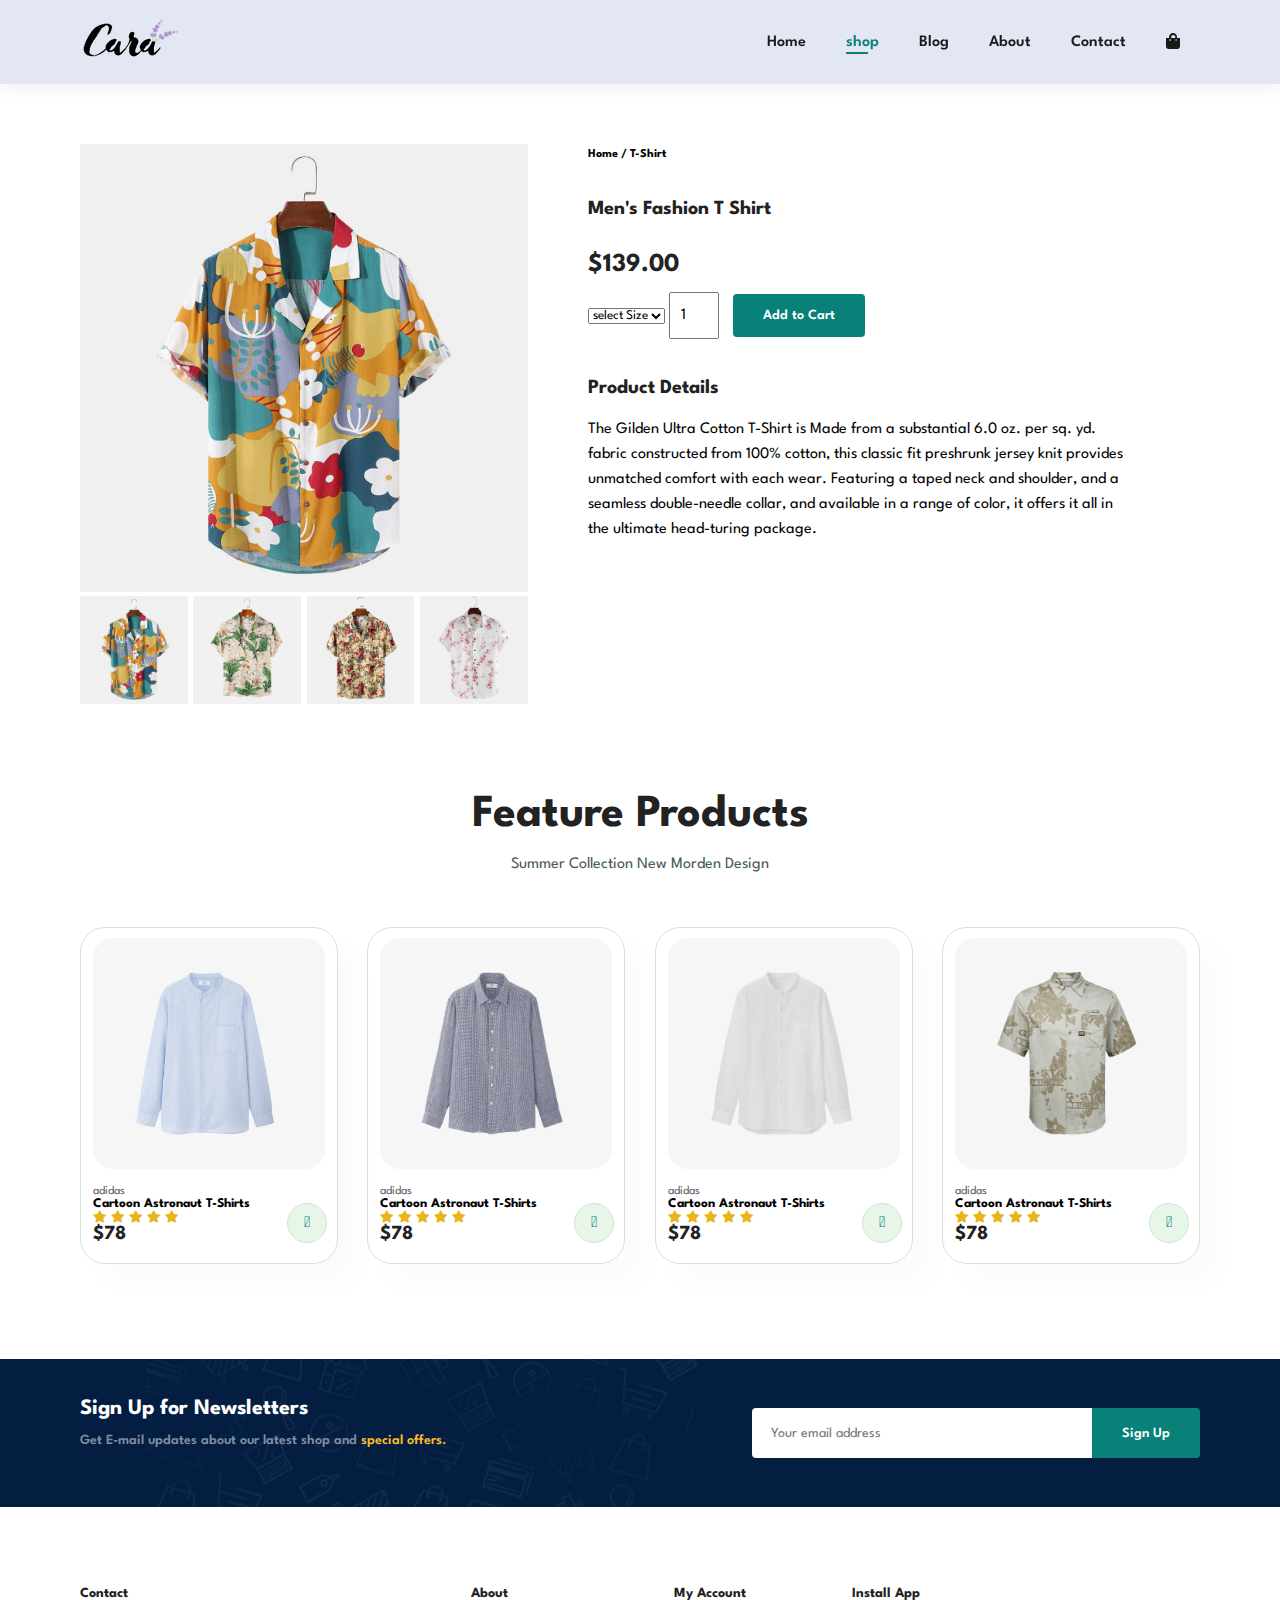
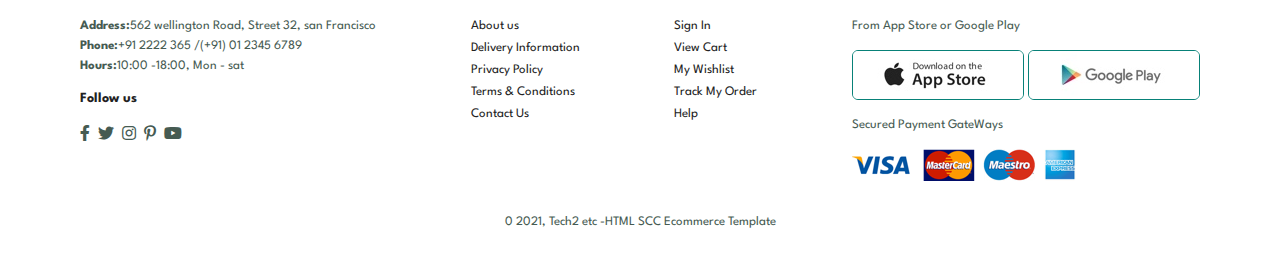
<file: sproduct.html>
<!DOCTYPE html>
<html lang="en">

    <head>
        <meta charset="UTF-8">
        <meta http-equiv="X-UA-Compatible" content="IE=edge">
        <meta name="viewport" content="width=device-width, initial-scale=1.0">
        <title>Tech2etc Ecommerce Tutorial</title>
        <link rel="stylesheet" href="https://pro.fontawesome.com/releases/v5.10.0/css/all.css" />

        <link rel="stylesheet" href="https://cdnjs.cloudflare.com/ajax/libs/font-awesome/6.5.1/css/all.min.css" integrity="sha512-DTOQO9RWCH3ppGqcWaEA1BIZOC6xxalwEsw9c2QQeAIftl+Vegovlnee1c9QX4TctnWMn13TZye+giMm8e2LwA==" crossorigin="anonymous" referrerpolicy="no-referrer" />

        <link rel="stylesheet" href="style.css">
    </head>

    <body>
        <section id="header">
            <a href="#"><img src="img/logo.png" alt="logo"></a>
            <div>
                  <ul id="navbar">
                    <li><a href="index.html">Home</a></li>
                    <li><a class="active" href="shop.html">shop</a></li>
                    <li><a href="blog.html">Blog</a></li>
                    <li><a href="about.html">About</a></li>
                    <li><a href="contact.html">Contact</a></li>
                    <li id="lg-bag"><a href="cart.html"><i class="fa  fa-shopping-bag"></i></a></li>
                   
                  </ul>
            </div>
        </section>

       <section id="prodetails" class="section-p1">
         <div class="single-pro-image">
            <img src="img/products/f1.jpg" width="100%" id="MainImg" alt="">

            <div class="small-img-group">
                <div class="small-img-col">
                    <img src="img/products/f1.jpg " width="100%" class="small-img" alt="">
                </div>
                <div class="small-img-col">
                    <img src="img/products/f2.jpg " width="100%" class="small-img" alt="">
                </div>
                <div class="small-img-col">
                    <img src="img/products/f3.jpg " width="100%" class="small-img" alt="">
                </div>
                <div class="small-img-col">
                    <img src="img/products/f4.jpg " width="100%" class="small-img" alt="">
                </div>
            </div>
         </div>

         <div class="single-pro-details">
            <h6>Home / T-Shirt</h6>
            <h4>Men's Fashion T Shirt</h4>
            <h2>$139.00</h2>
            <select>
                 <option>select Size</option>
                 <option>XL</option>
                 <option>XXL</option>
                 <option>Small</option>
                 <option>Large</option>
            </select>
            <input type="number" value="1">
            <button class="normal">Add to Cart</button>
            <h4>Product Details</h4>
            <span>The Gilden Ultra Cotton T-Shirt is Made from a substantial 6.0 oz. per sq. yd. fabric constructed from 100% cotton, this classic fit preshrunk jersey knit provides unmatched comfort with each wear. Featuring a taped neck and shoulder, and a seamless double-needle collar, and available in a range of color, it offers it all in the ultimate head-turing package.</span>
         </div>
        
       </section>

       <section id="product1" class="section-p1">
        <h2>Feature Products</h2>
        <p>Summer Collection New Morden Design</p>
        <div class="pro-container">
            <div class="pro">
               <img src="img/products/n1.jpg" alt=""> 
               <div class="des">
                   <span>adidas</span>
                   <h5>Cartoon Astronaut T-Shirts</h5>
                   <div class="stat">
                      <i class="fas fa-star"></i>
                      <i class="fas fa-star"></i>
                      <i class="fas fa-star"></i>
                      <i class="fas fa-star"></i>
                      <i class="fas fa-star"></i>
                   </div>
                   <h4>$78</h4>
               </div>
               <a href="#"><i class="fal fa-shopping-cart cart"></i></a>
            </div>

            <div class="pro">
                <img src="img/products/n2.jpg" alt=""> 
                <div class="des">
                    <span>adidas</span>
                    <h5>Cartoon Astronaut T-Shirts</h5>
                    <div class="stat">
                       <i class="fas fa-star"></i>
                       <i class="fas fa-star"></i>
                       <i class="fas fa-star"></i>
                       <i class="fas fa-star"></i>
                       <i class="fas fa-star"></i>
                    </div>
                    <h4>$78</h4>
                </div>
                <a href="#"><i class="fal fa-shopping-cart cart"></i></a>
             </div>

             <div class="pro">
                <img src="img/products/n3.jpg" alt=""> 
                <div class="des">
                    <span>adidas</span>
                    <h5>Cartoon Astronaut T-Shirts</h5>
                    <div class="stat">
                       <i class="fas fa-star"></i>
                       <i class="fas fa-star"></i>
                       <i class="fas fa-star"></i>
                       <i class="fas fa-star"></i>
                       <i class="fas fa-star"></i>
                    </div>
                    <h4>$78</h4>
                </div>
                <a href="#"><i class="fal fa-shopping-cart cart"></i></a>
             </div>

             <div class="pro">
                <img src="img/products/n4.jpg" alt=""> 
                <div class="des">
                    <span>adidas</span>
                    <h5>Cartoon Astronaut T-Shirts</h5>
                    <div class="stat">
                       <i class="fas fa-star"></i>
                       <i class="fas fa-star"></i>
                       <i class="fas fa-star"></i>
                       <i class="fas fa-star"></i>
                       <i class="fas fa-star"></i>
                    </div>
                    <h4>$78</h4>
                </div>
                <a href="#"><i class="fal fa-shopping-cart cart"></i></a>
             </div>

        </div>
    </section>

        <section id="newsletter" class="section-p1 section-m1">  
            <div class="newstext">
                <h4>Sign Up for Newsletters</h4>
                <p>Get E-mail updates about our latest shop and <span>special offers.</span></p>
            </div>
            <div class="form">
                <input type="email" placeholder="Your email address">
                <button class="normal">Sign Up</button>
            </div>
        </section>
        
       
        
        <footer class="section-p1">
            <div clasclass="logo" src="img/logo.png" alt="">
                <h4>Contact</h4>
                <p><strong>Address:</strong>562 wellington Road, Street 32, san Francisco</p>
                <p><strong>Phone:</strong>+91 2222 365 /(+91) 01 2345 6789</p>
                <p><strong>Hours:</strong>10:00 -18:00, Mon - sat</p>
                <div class="follow">
                    <h4>Follow us</h4>
                    <div class="icon">
                        <i class="fab fa-facebook-f"></i>
                        <i class="fab fa-twitter"></i>
                        <i class="fab fa-instagram"></i>
                        <i class="fab fa-pinterest-p"></i>
                        <i class="fab fa-youtube"></i>
                    </div>
                </div>
            </div>
            
            <div class="col">
                <h4>About</h4>
                <a href="#">About us</a>
                <a href="#">Delivery Information</a>
                <a href="#">Privacy Policy</a>
                <a href="#">Terms & Conditions</a>
                <a href="#">Contact Us</a>
            </div>

            <div class="col">
                <h4>My Account</h4>
                <a href="#">Sign In</a>
                <a href="#">View Cart</a>
                <a href="#">My Wishlist</a>
                <a href="#">Track My Order</a>
                <a href="#">Help</a>
            </div>

            <div class="col install">
                <h4>Install App</h4>
                <p>From App Store or Google Play</p>
                <div class="row">
                    <img src="img/pay/app.jpg">
                    <img src="img/pay/play.jpg">
                </div>
                <p>Secured Payment GateWays</p>
                <img src="img/pay/pay.png">
            </div>

            <div class="copyright">
                <p>0 2021, Tech2 etc -HTML SCC Ecommerce Template</p>
            </div>
        </footer>

        <script>
              var MainImg=document.getElementById("MainImg");
              var smallimg=document.getElementsByClassName("small-img");

              smallimg[0].onclick=function(){
                MainImg.src=smallimg[0].src;
              }
              smallimg[1].onclick=function(){
                MainImg.src=smallimg[1].src;
              }
              smallimg[2].onclick=function(){
                MainImg.src=smallimg[2].src;
              }
              smallimg[3].onclick=function(){
                MainImg.src=smallimg[3].src;
              }
        </script>


        <script src="script.js"></script>
    </body>

</html>
</file>
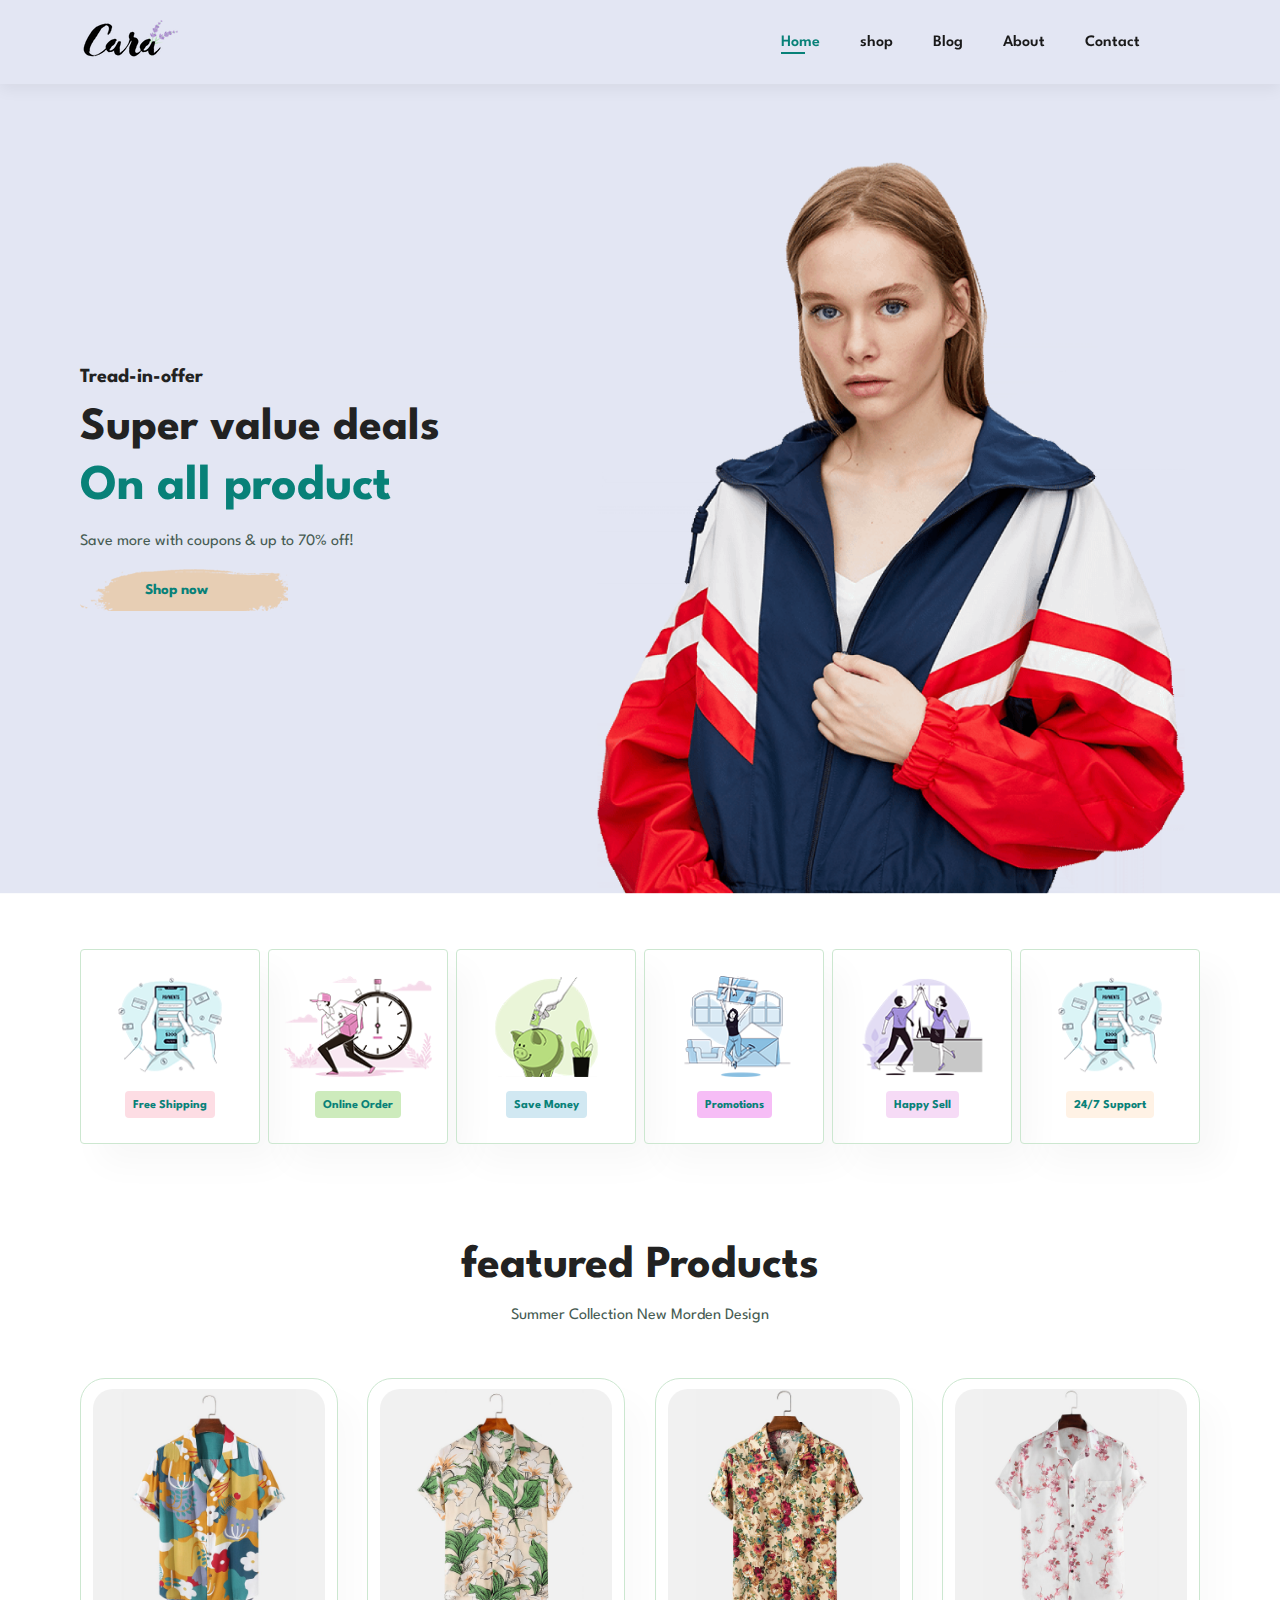
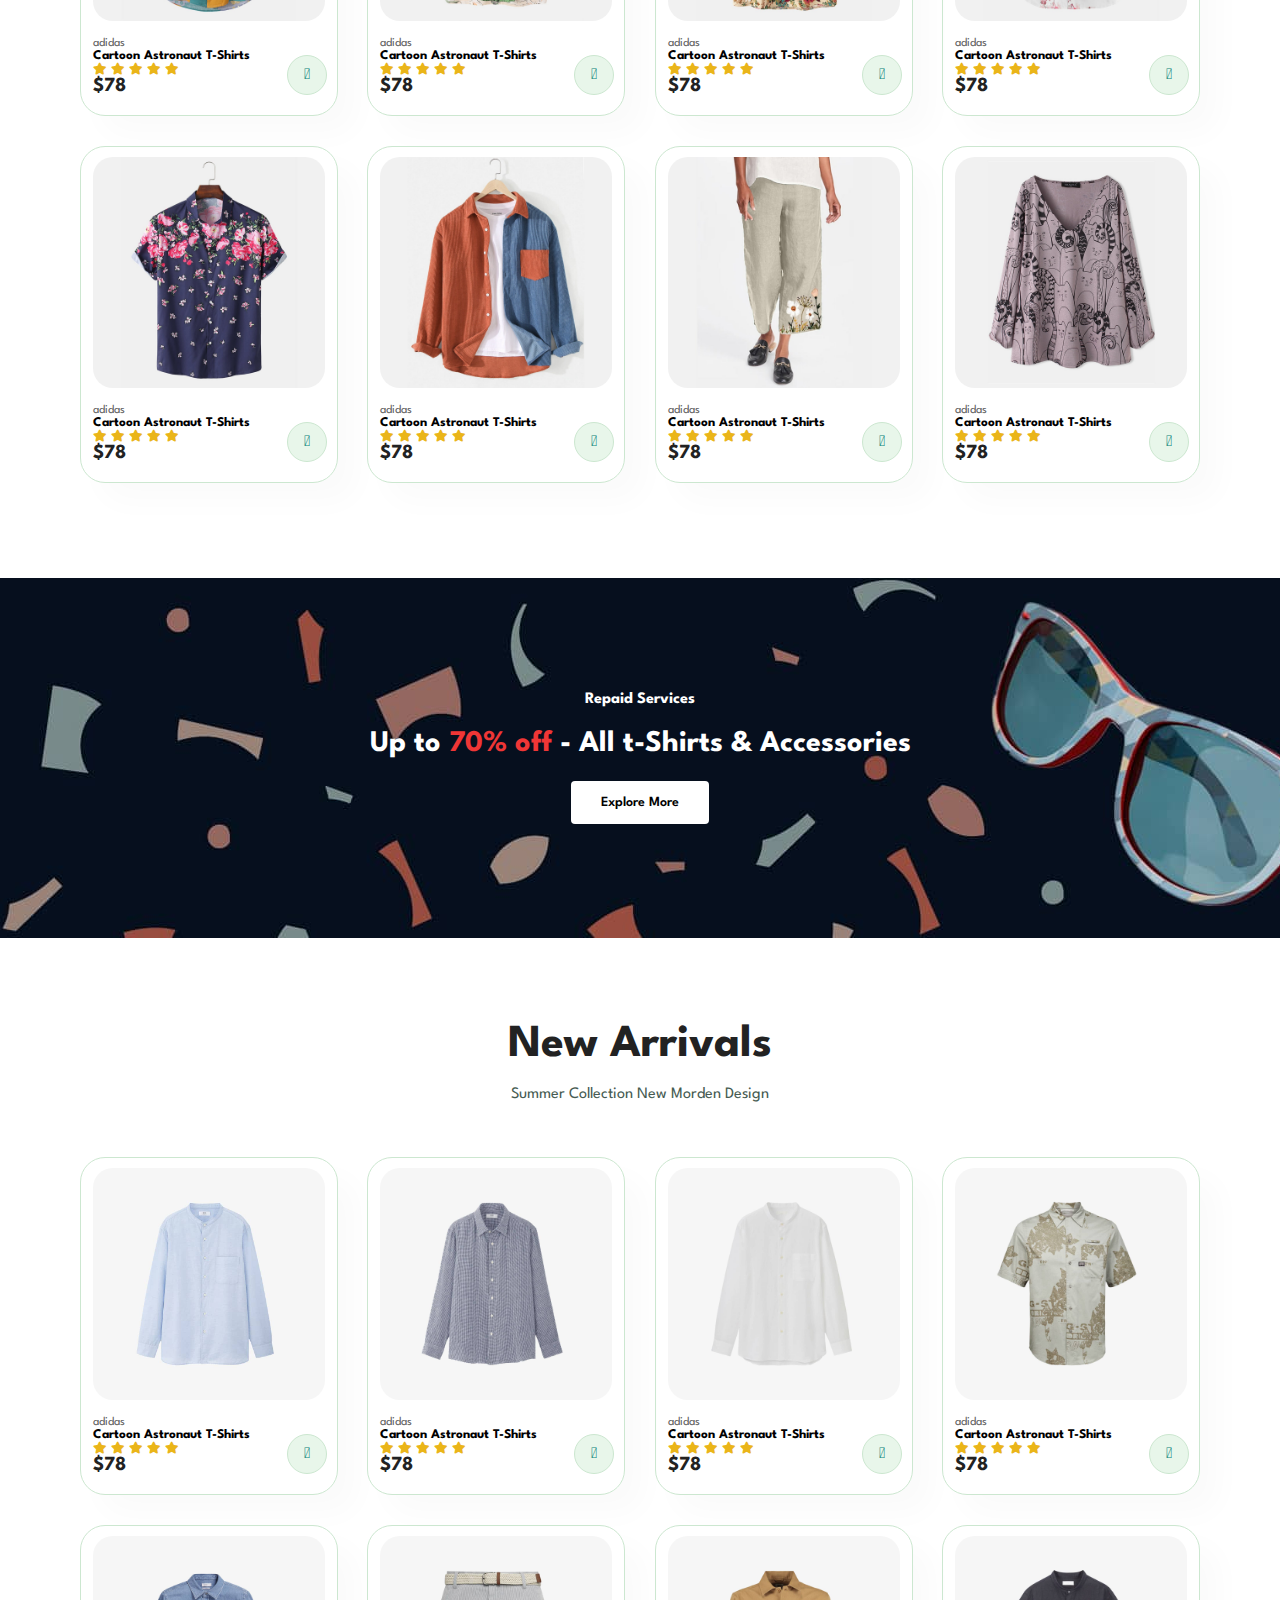
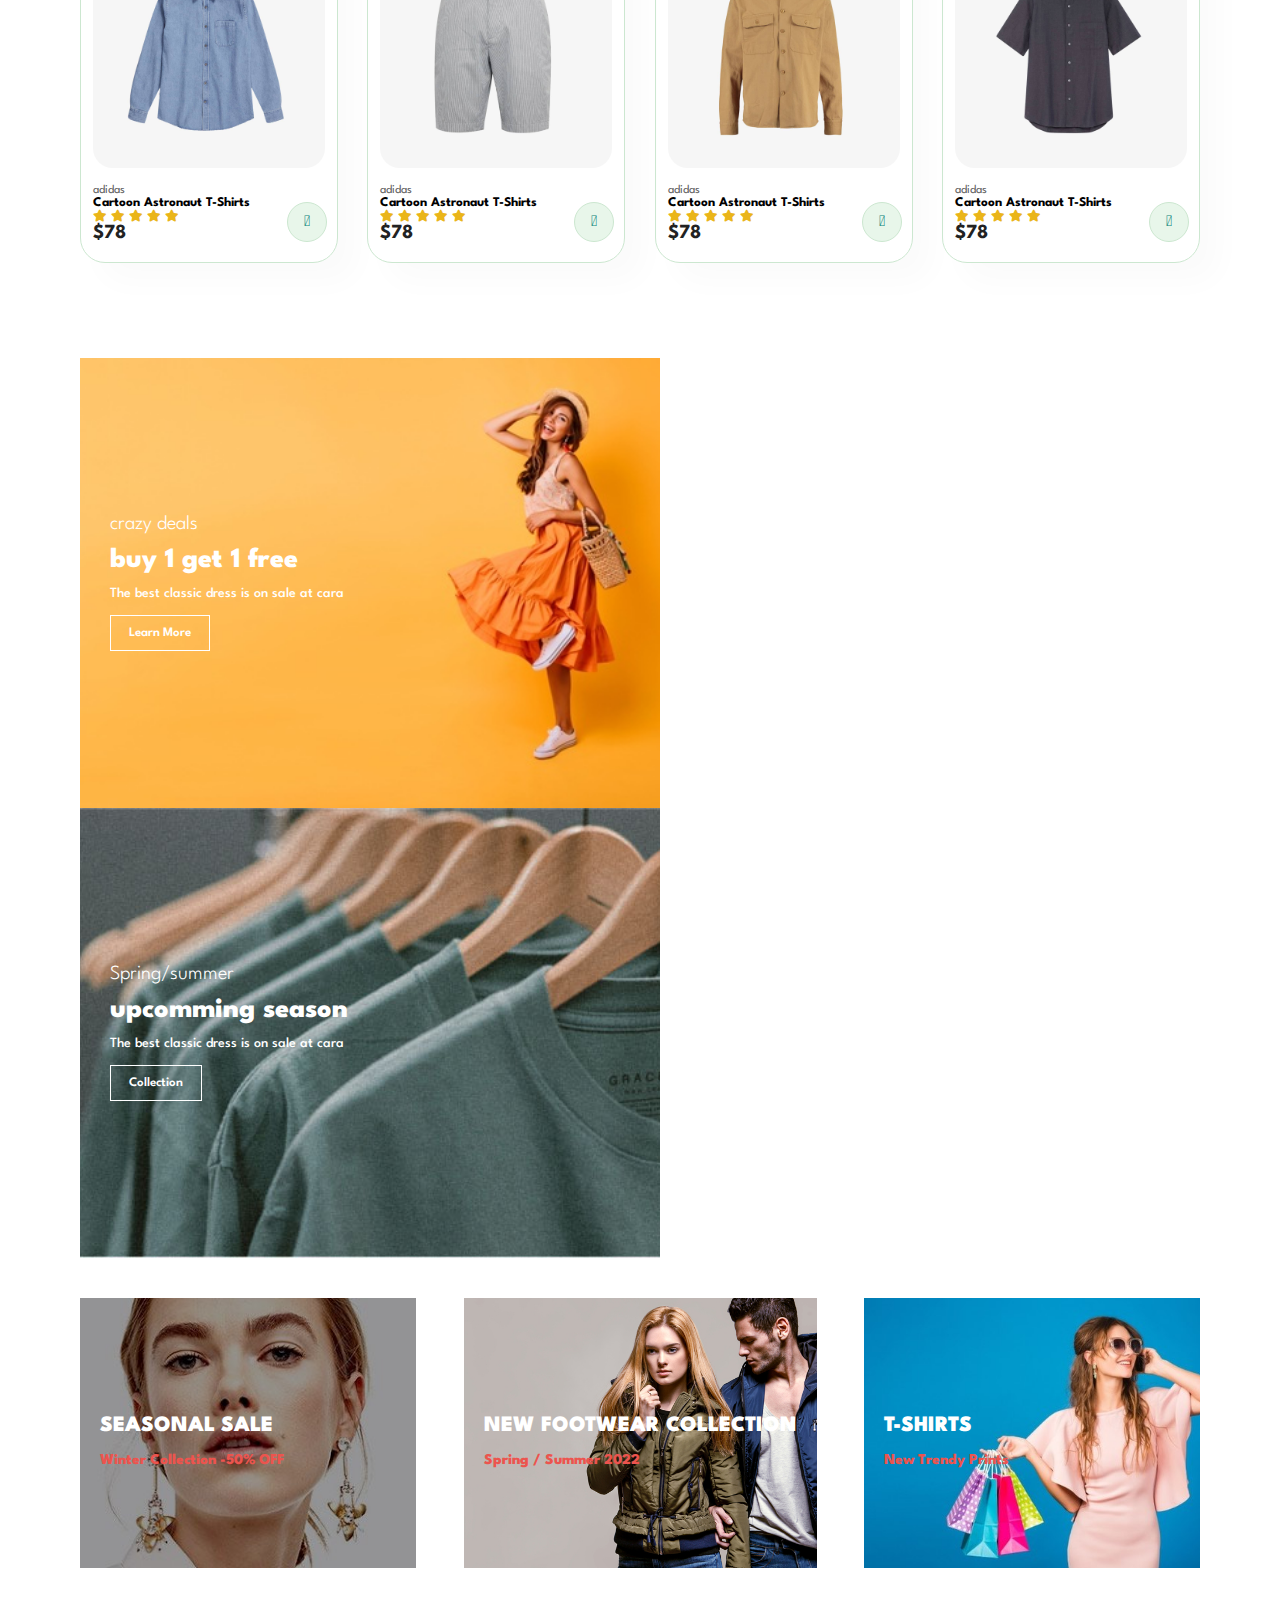
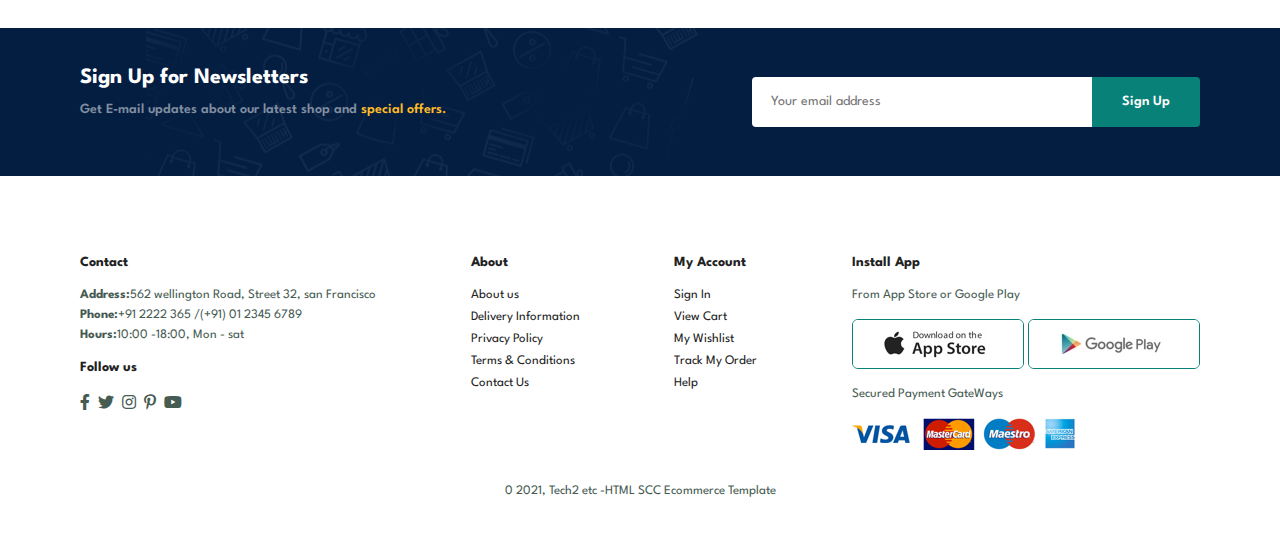
<file: web.html>
<!DOCTYPE html>
<html lang="en">

    <head>
        <meta charset="UTF-8">
        <meta http-equiv="X-UA-Compatible" content="IE=edge">
        <meta name="viewport" content="width=device-width, initial-scale=1.0">
        <title>Tech2etc Ecommerce Tutorial</title>
        <link rel="stylesheet" href="https://pro.fontawesome.com/releases/v5.10.0/css/all.css" />

        <link rel="stylesheet" href="https://cdnjs.cloudflare.com/ajax/libs/font-awesome/6.5.1/css/all.min.css" integrity="sha512-DTOQO9RWCH3ppGqcWaEA1BIZOC6xxalwEsw9c2QQeAIftl+Vegovlnee1c9QX4TctnWMn13TZye+giMm8e2LwA==" crossorigin="anonymous" referrerpolicy="no-referrer" />

        <link rel="stylesheet" href="style.css">
    </head>

    <body>
        <section id="header">
            <a href="#"><img src="img/logo.png" alt="logo"></a>
            <div>
                  <ul id="navbar">
                    <li><a class="active" href="index.html">Home</a></li>
                    <li><a href="shop.html">shop</a></li>
                    <li><a href="blog.html">Blog</a></li>
                    <li><a href="about.html">About</a></li>
                    <li><a href="contact.html">Contact</a></li>
                    <li><a href="cart.html"><i class="fa-thin fa-bag-shopping"></i></a></li>
                   
                  </ul>
            </div>
        </section>

        <section id="hero">
            <h4>Tread-in-offer</h4>
            <h2>Super value deals</h2>
            <h1>On all product</h1>
            <p>Save more with coupons & up to 70% off!</p>
            <button>Shop now</button>
        </section>

        <section id="feature" class="section-p1">
            <div class="fe-box">
                <img src="img/features/f1.png" alt="">
                <h6>Free Shipping</h6>
            </div>
            <div class="fe-box">
                <img src="img/features/f2.png" alt="">
                <h6>Online Order</h6>
            </div>
            <div class="fe-box">
                <img src="img/features/f3.png" alt="">
                <h6>Save Money</h6>
            </div>
            <div class="fe-box">
                <img src="img/features/f4.png" alt="">
                <h6>Promotions</h6>
            </div>
            <div class="fe-box">
                <img src="img/features/f5.png" alt="">
                <h6>Happy Sell</h6>
            </div>
            <div class="fe-box">
                <img src="img/features/f1.png" alt="">
                <h6>24/7 Support</h6>
            </div>
        </section>

        <section id="product1" class="section-p1">
            <h2>featured Products</h2>
            <p>Summer Collection New Morden Design</p>
            <div class="pro-container">
                <div class="pro">
                   <img src="img/products/f1.jpg" alt=""> 
                   <div class="des">
                       <span>adidas</span>
                       <h5>Cartoon Astronaut T-Shirts</h5>
                       <div class="stat">
                          <i class="fas fa-star"></i>
                          <i class="fas fa-star"></i>
                          <i class="fas fa-star"></i>
                          <i class="fas fa-star"></i>
                          <i class="fas fa-star"></i>
                       </div>
                       <h4>$78</h4>
                   </div>
                   <a href="#"><i class="fal fa-shopping-cart cart"></i></a>
                </div>

                <div class="pro">
                    <img src="img/products/f2.jpg" alt=""> 
                    <div class="des">
                        <span>adidas</span>
                        <h5>Cartoon Astronaut T-Shirts</h5>
                        <div class="stat">
                           <i class="fas fa-star"></i>
                           <i class="fas fa-star"></i>
                           <i class="fas fa-star"></i>
                           <i class="fas fa-star"></i>
                           <i class="fas fa-star"></i>
                        </div>
                        <h4>$78</h4>
                    </div>
                    <a href="#"><i class="fal fa-shopping-cart cart"></i></a>
                 </div>

                 <div class="pro">
                    <img src="img/products/f3.jpg" alt=""> 
                    <div class="des">
                        <span>adidas</span>
                        <h5>Cartoon Astronaut T-Shirts</h5>
                        <div class="stat">
                           <i class="fas fa-star"></i>
                           <i class="fas fa-star"></i>
                           <i class="fas fa-star"></i>
                           <i class="fas fa-star"></i>
                           <i class="fas fa-star"></i>
                        </div>
                        <h4>$78</h4>
                    </div>
                    <a href="#"><i class="fal fa-shopping-cart cart"></i></a>
                 </div>

                 <div class="pro">
                    <img src="img/products/f4.jpg" alt=""> 
                    <div class="des">
                        <span>adidas</span>
                        <h5>Cartoon Astronaut T-Shirts</h5>
                        <div class="stat">
                           <i class="fas fa-star"></i>
                           <i class="fas fa-star"></i>
                           <i class="fas fa-star"></i>
                           <i class="fas fa-star"></i>
                           <i class="fas fa-star"></i>
                        </div>
                        <h4>$78</h4>
                    </div>
                    <a href="#"><i class="fal fa-shopping-cart cart"></i></a>
                 </div>

                 <div class="pro">
                    <img src="img/products/f5.jpg" alt=""> 
                    <div class="des">
                        <span>adidas</span>
                        <h5>Cartoon Astronaut T-Shirts</h5>
                        <div class="stat">
                           <i class="fas fa-star"></i>
                           <i class="fas fa-star"></i>
                           <i class="fas fa-star"></i>
                           <i class="fas fa-star"></i>
                           <i class="fas fa-star"></i>
                        </div>
                        <h4>$78</h4>
                    </div>
                    <a href="#"><i class="fal fa-shopping-cart cart"></i></a>
                 </div>

                 <div class="pro">
                    <img src="img/products/f6.jpg" alt=""> 
                    <div class="des">
                        <span>adidas</span>
                        <h5>Cartoon Astronaut T-Shirts</h5>
                        <div class="stat">
                           <i class="fas fa-star"></i>
                           <i class="fas fa-star"></i>
                           <i class="fas fa-star"></i>
                           <i class="fas fa-star"></i>
                           <i class="fas fa-star"></i>
                        </div>
                        <h4>$78</h4>
                    </div>
                    <a href="#"><i class="fal fa-shopping-cart cart"></i></a>
                 </div>

                 <div class="pro">
                    <img src="img/products/f7.jpg" alt=""> 
                    <div class="des">
                        <span>adidas</span>
                        <h5>Cartoon Astronaut T-Shirts</h5>
                        <div class="stat">
                           <i class="fas fa-star"></i>
                           <i class="fas fa-star"></i>
                           <i class="fas fa-star"></i>
                           <i class="fas fa-star"></i>
                           <i class="fas fa-star"></i>
                        </div>
                        <h4>$78</h4>
                    </div>
                    <a href="#"><i class="fal fa-shopping-cart cart"></i></a>
                 </div>

                 <div class="pro">
                    <img src="img/products/f8.jpg" alt=""> 
                    <div class="des">
                        <span>adidas</span>
                        <h5>Cartoon Astronaut T-Shirts</h5>
                        <div class="stat">
                           <i class="fas fa-star"></i>
                           <i class="fas fa-star"></i>
                           <i class="fas fa-star"></i>
                           <i class="fas fa-star"></i>
                           <i class="fas fa-star"></i>
                        </div>
                        <h4>$78</h4>
                    </div>
                    <a href="#"><i class="fal fa-shopping-cart cart"></i></a>
                 </div>

            </div>
        </section>

        <section id="banner" class="section-m1">
            <h4>Repaid Services</h4>
            <h2>Up to <span>70% off</span> - All t-Shirts & Accessories</h2>
            <button class="normal">Explore More</button>
        </section>

        <section id="product1" class="section-p1">
            <h2>New Arrivals</h2>
            <p>Summer Collection New Morden Design</p>
            <div class="pro-container">
                <div class="pro">
                   <img src="img/products/n1.jpg" alt=""> 
                   <div class="des">
                       <span>adidas</span>
                       <h5>Cartoon Astronaut T-Shirts</h5>
                       <div class="stat">
                          <i class="fas fa-star"></i>
                          <i class="fas fa-star"></i>
                          <i class="fas fa-star"></i>
                          <i class="fas fa-star"></i>
                          <i class="fas fa-star"></i>
                       </div>
                       <h4>$78</h4>
                   </div>
                   <a href="#"><i class="fal fa-shopping-cart cart"></i></a>
                </div>

                <div class="pro">
                    <img src="img/products/n2.jpg" alt=""> 
                    <div class="des">
                        <span>adidas</span>
                        <h5>Cartoon Astronaut T-Shirts</h5>
                        <div class="stat">
                           <i class="fas fa-star"></i>
                           <i class="fas fa-star"></i>
                           <i class="fas fa-star"></i>
                           <i class="fas fa-star"></i>
                           <i class="fas fa-star"></i>
                        </div>
                        <h4>$78</h4>
                    </div>
                    <a href="#"><i class="fal fa-shopping-cart cart"></i></a>
                 </div>

                 <div class="pro">
                    <img src="img/products/n3.jpg" alt=""> 
                    <div class="des">
                        <span>adidas</span>
                        <h5>Cartoon Astronaut T-Shirts</h5>
                        <div class="stat">
                           <i class="fas fa-star"></i>
                           <i class="fas fa-star"></i>
                           <i class="fas fa-star"></i>
                           <i class="fas fa-star"></i>
                           <i class="fas fa-star"></i>
                        </div>
                        <h4>$78</h4>
                    </div>
                    <a href="#"><i class="fal fa-shopping-cart cart"></i></a>
                 </div>

                 <div class="pro">
                    <img src="img/products/n4.jpg" alt=""> 
                    <div class="des">
                        <span>adidas</span>
                        <h5>Cartoon Astronaut T-Shirts</h5>
                        <div class="stat">
                           <i class="fas fa-star"></i>
                           <i class="fas fa-star"></i>
                           <i class="fas fa-star"></i>
                           <i class="fas fa-star"></i>
                           <i class="fas fa-star"></i>
                        </div>
                        <h4>$78</h4>
                    </div>
                    <a href="#"><i class="fal fa-shopping-cart cart"></i></a>
                 </div>

                 <div class="pro">
                    <img src="img/products/n5.jpg" alt=""> 
                    <div class="des">
                        <span>adidas</span>
                        <h5>Cartoon Astronaut T-Shirts</h5>
                        <div class="stat">
                           <i class="fas fa-star"></i>
                           <i class="fas fa-star"></i>
                           <i class="fas fa-star"></i>
                           <i class="fas fa-star"></i>
                           <i class="fas fa-star"></i>
                        </div>
                        <h4>$78</h4>
                    </div>
                    <a href="#"><i class="fal fa-shopping-cart cart"></i></a>
                 </div>

                 <div class="pro">
                    <img src="img/products/n6.jpg" alt=""> 
                    <div class="des">
                        <span>adidas</span>
                        <h5>Cartoon Astronaut T-Shirts</h5>
                        <div class="stat">
                           <i class="fas fa-star"></i>
                           <i class="fas fa-star"></i>
                           <i class="fas fa-star"></i>
                           <i class="fas fa-star"></i>
                           <i class="fas fa-star"></i>
                        </div>
                        <h4>$78</h4>
                    </div>
                    <a href="#"><i class="fal fa-shopping-cart cart"></i></a>
                 </div>

                 <div class="pro">
                    <img src="img/products/n7.jpg" alt=""> 
                    <div class="des">
                        <span>adidas</span>
                        <h5>Cartoon Astronaut T-Shirts</h5>
                        <div class="stat">
                           <i class="fas fa-star"></i>
                           <i class="fas fa-star"></i>
                           <i class="fas fa-star"></i>
                           <i class="fas fa-star"></i>
                           <i class="fas fa-star"></i>
                        </div>
                        <h4>$78</h4>
                    </div>
                    <a href="#"><i class="fal fa-shopping-cart cart"></i></a>
                 </div>

                 <div class="pro">
                    <img src="img/products/n8.jpg" alt=""> 
                    <div class="des">
                        <span>adidas</span>
                        <h5>Cartoon Astronaut T-Shirts</h5>
                        <div class="stat">
                           <i class="fas fa-star"></i>
                           <i class="fas fa-star"></i>
                           <i class="fas fa-star"></i>
                           <i class="fas fa-star"></i>
                           <i class="fas fa-star"></i>
                        </div>
                        <h4>$78</h4>
                    </div>
                    <a href="#"><i class="fal fa-shopping-cart cart"></i></a>
                 </div>

            </div>
        </section>

        <section id="sm-banner" class="section-p1">
            <div class="banner-box">
                <h4>crazy deals</h4>
                <h2>buy 1 get 1 free</h2>
                <span>The best classic dress is on sale at cara</span>
                <button class="white">Learn More</button> 
            </div>
            <div class="banner-box banner-box2">
                <h4>Spring/summer</h4>
                <h2>upcomming season</h2>
                <span>The best classic dress is on sale at cara</span>
                <button  class="white">Collection</button> 
            </div>
        </section>

        <section id="banner3">
            <div class="banner-box">
                <h2>SEASONAL SALE</h2>
                <h3>Winter Collection -50% OFF</h3>
            </div>

            <div class="banner-box banner-box2">
                <h2>NEW FOOTWEAR COLLECTION</h2>
                <h3>Spring / Summer 2022</h3>
            </div>

            <div class="banner-box banner-box3">
                <h2>T-SHIRTS</h2>
                <h3>New Trendy Prints</h3>
            </div>

        </section>

        <section id="newsletter" class="section-p1 section-m1">
            <div class="newstext">
                <h4>Sign Up for Newsletters</h4>
                <p>Get E-mail updates about our latest shop and <span>special offers.</span></p>
            </div>
            <div class="form">
                <input type="email" placeholder="Your email address">
                <button class="normal">Sign Up</button>
            </div>
        </section>

        <footer class="section-p1">
            <div clasclass="logo" src="img/logo.png" alt="">
                <h4>Contact</h4>
                <p><strong>Address:</strong>562 wellington Road, Street 32, san Francisco</p>
                <p><strong>Phone:</strong>+91 2222 365 /(+91) 01 2345 6789</p>
                <p><strong>Hours:</strong>10:00 -18:00, Mon - sat</p>
                <div class="follow">
                    <h4>Follow us</h4>
                    <div class="icon">
                        <i class="fab fa-facebook-f"></i>
                        <i class="fab fa-twitter"></i>
                        <i class="fab fa-instagram"></i>
                        <i class="fab fa-pinterest-p"></i>
                        <i class="fab fa-youtube"></i>
                    </div>
                </div>
            </div>

            <div class="col">
                <h4>About</h4>
                <a href="#">About us</a>
                <a href="#">Delivery Information</a>
                <a href="#">Privacy Policy</a>
                <a href="#">Terms & Conditions</a>
                <a href="#">Contact Us</a>
            </div>

            <div class="col">
                <h4>My Account</h4>
                <a href="#">Sign In</a>
                <a href="#">View Cart</a>
                <a href="#">My Wishlist</a>
                <a href="#">Track My Order</a>
                <a href="#">Help</a>
            </div>

            <div class="col install">
                <h4>Install App</h4>
                <p>From App Store or Google Play</p>
                <div class="row">
                    <img src="img/pay/app.jpg">
                    <img src="img/pay/play.jpg">
                </div>
                <p>Secured Payment GateWays</p>
                <img src="img/pay/pay.png">
            </div>

            <div class="copyright">
                <p>0 2021, Tech2 etc -HTML SCC Ecommerce Template</p>
            </div>
        </footer>


        <script src="script.js"></script>
    </body>

</html>
</file>
<file: style.css>
@import url("https://fonts.googleapis.com/css2?family=Spartan:wght@100;200;300;400;500;600;700;800;900&display=swap");
* {
  margin: 0;
  padding: 0;
  box-sizing: border-box;
  font-family: "Spartan", sans-serif;
}

html {
  scroll-behavior: smooth;
}

/* Global Styles */

h1 {
  font-size: 50px;
  line-height: 64px;
  color: #222;
}

h2 {
  font-size: 46px;
  line-height: 54px;
  color: #222;
}

h4 {
  font-size: 20px;
  color: #222;
}

h6 {
  font-weight: 700;
  font-size: 12px;
}

p {
  font-size: 16px;
  color: #465b52;
  margin: 15px 0 20px 0;
}

.section-p1 {
  padding: 40px 80px;
}

.section-m1 {
  margin: 40px 0;
}

button.normal{
  font-size: 14px;
  font-weight: 600;
  padding: 15px 30px;
  color:#000;
  background-color: #fff;
  border-radius: 4px;
  cursor:pointer;
  border:none;
  outline:none;
  transition: 0.2s;
}

button.white{
  font-size: 13px;
  font-weight: 600;
  padding: 11px 18px;
  color:#fff;
  background-color:transparent;
  cursor:pointer;
  border:1px solid #fff;
  outline:none;
  transition: 0.2s;
}


body {
  width: 100%;
}


/* Header start */

#header{
    display:flex;
    align-items:center;
    justify-content:space-between;
    padding: 20px 80px;
    background: #E3E6F3;
    box-shadow: 0 5px 15px rgba(0,0,0,0.06);
    z-index: 999;
    position: sticky;
    top:0;
    left: 0;
}

#navbar{
   display:flex;
   align-items: center;
   justify-content: center;
}

#navbar li{
  list-style: none;
  padding: 0 20px;
  position:relative;
}

#navbar li a{
  text-decoration: none;
  font-size:16px;
  font-weight: 600;
  color:#1a1a1a;
  transition: 0.3 ease;

}

#navbar li a:hover,
#navbar li a.active{
  color:#088178;
}

#navbar li a.active::after,
#navbar li a:hover::after{
  content: "";
  width:30%;
  height:2px;
  background: #088178;
  position:absolute;
  bottom: -4px;
  left:20px;
}


/* Home Page */

#hero{
  background-image: url("img/hero4.png");
  height:90vh;
  width: 100%;
  background-size: cover;
  background-position:top 25% right 0;
  padding: 0 80px;
  display: flex;
  flex-direction:column;
   align-items: flex-start;
   justify-content: center; 
}

#hero h4{
  padding-bottom: 15px;

}
#hero h1{
  color: #088178;
}
#hero button{
  background-image: url(img/button.png);
  background-color: transparent;
  color: #088178;
  border: 0;
  padding: 14px 80px 14px 65px;
  background-repeat: no-repeat;
  cursor:pointer;
  font-weight: 700;
  font-size: 15px;
}

#feature{
  display: flex;
  align-items: center;
  justify-content:space-between;
  flex-wrap: wrap;

}

#feature .fe-box{
  width:180px;
  text-align: center;
  padding: 25px 15px;
  box-shadow: 20px 20px 34px rgba(0,0,0,0.03);
  border:1px solid #cce7d0;
  border-radius: 4px;
  margin: 15px 0;
}

#feature .fe-box:hover{
  box-shadow: 10px 10px 54px rgba(10,62,221,0.1);

}

#feature .fe-box img{
  width:100%;
  margin-bottom: 10px;
}

#feature .fe-box h6{
  display: inline-block;
  padding: 9px 8px 6px 8px;
  line-height: 1;
  border-radius: 4px;
  color: #088178;
  background-color: #fddde4;
}

#feature .fe-box:nth-child(2) h6{
    background-color: #cdebbc;
}

#feature .fe-box:nth-child(3) h6{
  background-color: #d1e8f2;
}

#feature .fe-box:nth-child(4) h6{
  background-color: #f6bdf6;
}

#feature .fe-box:nth-child(5) h6{
  background-color: #f6dbf6;
}

#feature .fe-box:nth-child(6) h6{
  background-color: #fff2e5;
}

#product1{
   text-align: center;
}

#product1 .pro-container{
  display: flex;
  justify-content: space-between;
  padding-top: 20px;
  flex-wrap: wrap;

}

#product1 .pro{
     width: 23%;
     min-width: 250px;
     padding: 10px 12px;
     border: 1px solid #cce7d0;
     border-radius: 25px;
     cursor: pointer;
     box-shadow: 20px 20px 30px rgba(0,0,0,0.02);
     margin: 15px 0;
     transition: 0.2s ease;
     position: relative;

}

#product1 .pro:hover{
  box-shadow: 20px 20px 30px rgba(0,0,0,0.06);
}

#product1 .pro img{
      width: 100%;
      border-radius: 20px;
}

#product1 .pro .des{
  text-align: start;
  padding: 10px 0;
}

#product1 .pro .des span{
   color: #606060;
   font-size: 12px;
}

#product .pro .dex h5 {
   padding-top: 7px;
   color: #1a1a1a;
   font-size: 14px;
}

#product1 .pro .des i{
  font-size: 12px;
  color: rgb(234,181,25);

}

#product .pro .des h4{
   padding-top: 7px;
   font-size: 15px;
   font-weight: 700;
   color: #088178;
}
#product1 .pro .cart{
  width: 40px;
  height: 40px;
  line-height: 40px;
  border-radius: 50px;
  background-color: #e8f6ea;
  font-weight: 500;
  color:#088178;
  border: 1px solid #cce7d0;
  position: absolute;
  bottom: 20px;
  right: 10px; 

}

#banner{
  display: flex;
  flex-direction: column;
  justify-content: center;
  align-items: center;
  text-align: center;
  background-image: url("img/banner/b2.jpg");
  width: 100%;
  height: 40vh;
  background-size: cover;
  background-position: center;

}

#banner h4{
  color:#fff;
  font-size: 16px;

}

#banner h2{
  color:#fff;
  font-size: 30px;
  padding:10px 0 ;
}

#banner h2 span{
  color:#ef3636;
}

#banner button:hover{
  background: #088178;
  color:#fff;
}

#sm-banner{
  display: flex;
  justify-content: space-between;
  flex-wrap: wrap;

}

#sm-banner .banner-box{
  display:flex;
  flex-direction: column;
  justify-content: center;
  align-items: flex-start;
  text-align: center;
  background-image: url("img/banner/b17.jpg");
  min-width: 580px;
  height: 50vh;
  background-size: cover;
  background-position: center;
  padding: 30px;
}

#sm-banner .banner-box2{
  background-image: url("img/banner/b10.jpg");
}

#sm-banner h4{
  color:#fff;
  font-size: 20px;
  font-weight: 300;
}
#sm-banner h2{
  color:#fff;
  font-size: 28px;
  font-weight: 800;
}
#sm-banner span{
  color:#fff;
  font-size: 14px;
  font-weight: 500;
  padding-bottom: 15px;
}

#sm-banner .banner-box:hover button{
  background: #088178;
  border: 1px solid #088178;
  
}

#banner3{
   display: flex;
   justify-content: space-between;
   flex-wrap: wrap;
   padding: 0 80px;
}

#banner3 .banner-box{
  display:flex;
  flex-direction: column;
  justify-content: center;
  align-items: flex-start;
  text-align: center;
  background-image: url("img/banner/b7.jpg");
  min-width: 30%;
  height: 30vh;
  background-size: cover;
  background-position: center;
  padding: 20px;
  margin-bottom: 20px;
}

#banner3 .banner-box2{
  background-image: url("img/banner/b4.jpg");
}

#banner3 .banner-box3{
  background-image: url("img/banner/b18.jpg");
}


#banner3 h2{
  color:#fff;
  font-weight:900;
  font-size: 22px;
}

#banner3 h3{
  color:#ec544e;
  font-weight: 800;
  font-size: 15px;
}

#newsletter{
  display: flex;
  justify-content: space-between;
  flex-wrap: wrap;
  align-items: center;
  background-image:url("img/banner/b14.png");
  background-repeat: no-repeat;
  background-position: 20% 30%;
  background-color: #041e42;
}

#newsletter h4{
  font-size: 22px;
  font-weight: 700;
  color:#fff;
}

#newsletter p{
  font-size: 14px;
  font-weight: 600;
  color:#818ea0;
}
#newsletter p span{
  color:#ffbd27;
}

#newsletter .form{
  display: flex;
  width: 40%;
}

#newsletter input{
  height:3.125rem;
  padding:0 1.25em;
  font-size: 14px;
  width:100%;
  border: 1px solid transparent;
  border-radius: 4px;
  outline: none;
  border-top-right-radius: 0;
  border-bottom-right-radius: 0;
  


}
#newsletter button{
  background-color: #088178;
  color:#fff;
  white-space: nowrap;
  border-top-left-radius: 0;
  border-bottom-left-radius: 0;
}

footer{
    display:flex;
    flex-wrap: wrap;
    justify-content: space-between;
}
footer .col{
  display:flex;
  flex-direction: column;
  align-items: flex-start;
  margin-bottom: 20px;
}

footer .logo{
  margin-bottom: 30px;
  padding-bottom: 20px;
}

footer h4{
  font-size: 14px;
  padding-bottom: 20px;

}
footer p{
   font-size:13px;
   margin:0 0 8px 0;
}

footer a{
    font-size: 13px;
    text-decoration: none;
    color:#222;
    margin-bottom:10px;
}
footer .follow{
  margin-top:20px;
}
footer .follow i{
  color:#465b52;
  padding-right: 4px;
  cursor:pointer;

}
footer .install .row img{
  border: 1px solid #088178;
  border-radius: 6px;
}

footer .install img{
  margin:10px 0 15px 0;
}

footer .follow i:hover,
footer a:hover{
  color:#088178;
}

footer .copyright{
  width:100%;
  text-align: center;
}

/*shop page  */

#page-header{
   background-image: url("img/banner/b1.jpg");
   width:100%;
   height:40vh;
   background-size: cover;
   display:flex;
   justify-content: center;
   text-align: center;
   flex-direction: column;
   padding: 14px;


}
#page-header h2,
#page-header p{
  color: #fff;
}

#pagination{
  text-align: center;

}
#pagination a{
  text-decoration: none;
  background-color: #088178;
  padding: 15px 20px;
  border-radius: 4px;
  color: #fff;
  font-weight:600;

}
#pagination a i{
    font-size: 16px;
    font-weight: 600;
}

/*Single Product */

#prodetails{
   display:flex;
   margin-top: 20px;
}

#prodetails .single-pro-image{
  width:40%;
  margin-right: 50px;
}
.small-img-group{
 display: flex;
 justify-content: space-between;
}
.small-img-col{
  flex-basis:24%;
  cursor:pointer;

}
#prodetails .single-pro-details{
  width:50%;
  padding-top: 30px;

}
#prodetails .single-pro-details h4{
     padding:40px 0 20px 0;
}
#prodetails .single-pro-details h2{
   font-size: 26px;;
}
#prodetails .single-pro-details{
  display:block;
  padding:5px 10px;
  margin-bottom: 10px;
  
}
#prodetails .single-pro-details input{
  width:50px;
  height:47px;
  padding-left: 10px;
  font-size: 16px;
  margin-right: 10px;
}

#prodetails .single-pro-details input:focus{
    outline: none;
}

#prodetails .single-pro-details button{
  background: #088178;
  color:#fff;
}
#prodetails .single-pro-details span{
  line-height: 25px;
}

/* Blog Page */

#page-header.blog-header{
      background-image: url("img/banner/b19.jpg");
}
#blog{
  padding: 150px 150px 0 150px;
}
#blog .blog-box{
  display:flex;
  align-items: center;
  width:100%;
  position: relative;
  padding-bottom: 90px;
}

#blog .blog-img{
   width: 50%;
   margin-right: 40px;
}

#blog img{
  width:100%;
  height:300px;
  object-fit: cover;
}

#blog .blog-details{
  width: 50%;
 
}
#blog .blog-details a{
  text-decoration: none;
  font-size:11px;
  color:#000;
  font-weight: 700;
  position:relative;
  transition: 0.3s;

}

#blog .blog-details a::after{
  content:"";
  width:50px;
  height:1px;
  background-color: #000;
  position: absolute;
  top: 4px;
  right:-60px;
}

#blog .blog-details a:hover{
   color:#088178;
}

#blog .blog-details a:hover::after{
     background-color: #088178;
}

#blog .blog-box h1{
  position:absolute;
  top:-40px;
  left:0;
  font-size: 70px;
  font-weight: 700;
  color:#c9cbce;
  z-index: -9;

}

/*About Page */

#page-header.about-header{
  background-image: url("img/about/banner.png");

}
#about-head{
   display:flex;
   align-items: center;
}
#about-head img{
  width:50%;
  height:auto;
}

#about-head div{
  padding-left: 40px;

}
#about-app{
   text-align:center;
}
#about-app .video{
  width:70%;
  height:100%;
  margin-top: 30px auto 0 auto;
}
#about-app .video video{
   width:100%;
   height:100%;
   border-radius: 20px;
}

/*Contact Page */

#contact-details{
      display: flex;
      align-items: center;
      justify-content: space-between;
}
#contact-details .details{
      width:40%;
}
#contact-details .details span,
#form-details form span{
      font-size: 12px;
}
#contact-details .details h2,
#form-details form h2{
      font-size: 26px;
      line-height: 35px;
       padding: 20px 0;
}
#contact-details .details h3{
       font-size: 26px;
       padding-bottom: 15px;
}
#contact-details .details li{
      list-style: none;
      display: flex;
      padding:10px 0;

}
#contact-details .details li{
     margin:0;
     font-size: 14px;
}
#contact-details .map{
    width:55%;
    height:400px;
}
#contact-details .map iframe{
     width:100%;
     height:100%; 
}
#form-details{
      display:flex;
      justify-content: space-between;
      margin: 30px;
      padding:80px;
      border:1px solid #e1e1e1;
}
#form-details form{
   width: 65%;
   display: flex;
   flex-direction:column;
   align-items: flex-start;  
}

#form-details form input,
#form-details form textarea{
   width:100%;
   padding: 12px 15px;
   outline: none;
   margin-bottom: 20px;
   border:1px solid #e1e1e1
}
#form-details form button{
   background-color: #088178;
   color:#fff;
}

#form-details .people div{
   padding-bottom: 25px;
   display:flex;
   align-items: flex-start;

}
#form-details .people div img{
  width:65px;
  height:65px;
  object-fit:cover;
  margin-right: 15px;

}
#form-details .people div p{
      margin:0;
      font-size: 13px;
      line-height: 25px;

}
#form-details .people div p span{
   display:block;
   font-size: 16px;
   font-weight: 600;
   color:#000;
}
/* cart Page */

#cart table{
  width:100%;
  border-collapse: collapse;
  table-layout: fixed;
  white-space: nowrap;

}
#cart table img{
     width:70px;
}
#cart table td:nth-child(1){
  width:100px;
  text-align: center;
  
}
#cart table td:nth-child(2){
  width: 150px;
  text-align: center;   
}
#cart table td:nth-child(3){
  width: 250px;
  text-align: center;
}
#cart table td:nth-child(4),
#cart table td:nth-child(5),
#cart table td:nth-child(6){
  width: 150px;
  text-align: center;
}
#cart table td:nth-child(5) input{
  width:70px;
  padding: 10px 5px 10px 15px;
}
#cart table thead{
  border:1px solid #e2e9e1;
  border-left:none;
  border-right: none;
}
#cart table thead td{
  font-weight: 700;
  text-transform: uppercase;
  font-size: 13px;
  padding: 18px 0;
}
#cart table tbody td{
  padding-top: 15px;
}
#cart table tbody td{
   font-size: 13px;
}

/* Error Show */
#cart-add {
   display: flex;
   flex-wrap: wrap;
   justify-content: space-between;
}
#coupon{
  width:50%;
  margin-bottom: 30px;

}
#coupon h3,
#subtotal h3{
   padding-bottom: 15px;
}
#coupon input{
  padding:10px 20px;
  outline:none;
  width:60%;
  margin-right: 10px;
  border: 1px solid #e2e9e1;

}
#coupon button,
#subtotal button{
  background-color: #088178;
  color:#fff;
  padding: 12px 20px;
}
#subtotal{
  width:50%;
  margin-bottom: 30px;
  border:1px solid #e2e9e1;
  padding:30px ;

}
#subtotal table{
  border-collapse: collapse;
  width: 100%;
  margin-bottom: 20px;
}

#subtotal tabel td{
   width:50%;
   border:1px solid #e2e9e1;
   padding: 10px;
   font-size: 13px;
}





/* start Media Query */

@media (max-width:799px){
  #navbar{
    display:flex;
    flex-direction: column;
    align-items:flex-start;
    justify-content: flex-start;
     position:fixed;
     top: 0;
     right: 0px;
     height:100vh;
     width:300px;
     background-color: #E3E6F3;
     box-shadow: 0 40px 60px rgba(0,0,0,0.1);
     padding: 80px 0 0 10px;

  }

  /* single Product */
  #prodetails{
     display:flex;
     flex-direction: column;
  }
  #prodetails .single-pro-image{
      width:100%;
      margin-right: 50px;
  }
  #prodetails .single-pro-details{
      width:100%;
      padding-top:30px;
  }

  /* Blog page */
  #blog{
    padding: 100px 20px 0 20px;
  }
  #blog .blog-box{
     display:flex;
     flex-direction: column;
     align-items: flex-start;
  }
  #blog .blog-img{
    width:100%;
    margin-right: 0px;
    margin-bottom: 30px;
  }
  #blog .blog-details{
     width:100%;
  }

  /*About Page */
  #about-head{
      flex-direction: column;
  }
  #about-head img{
      width:100%;
      margin-bottom: 20px;
  }
  #about-head div{
    padding-left: 0px;
  }
   #about-app .vedio{
      width: 100px;
   }
}
</file>
